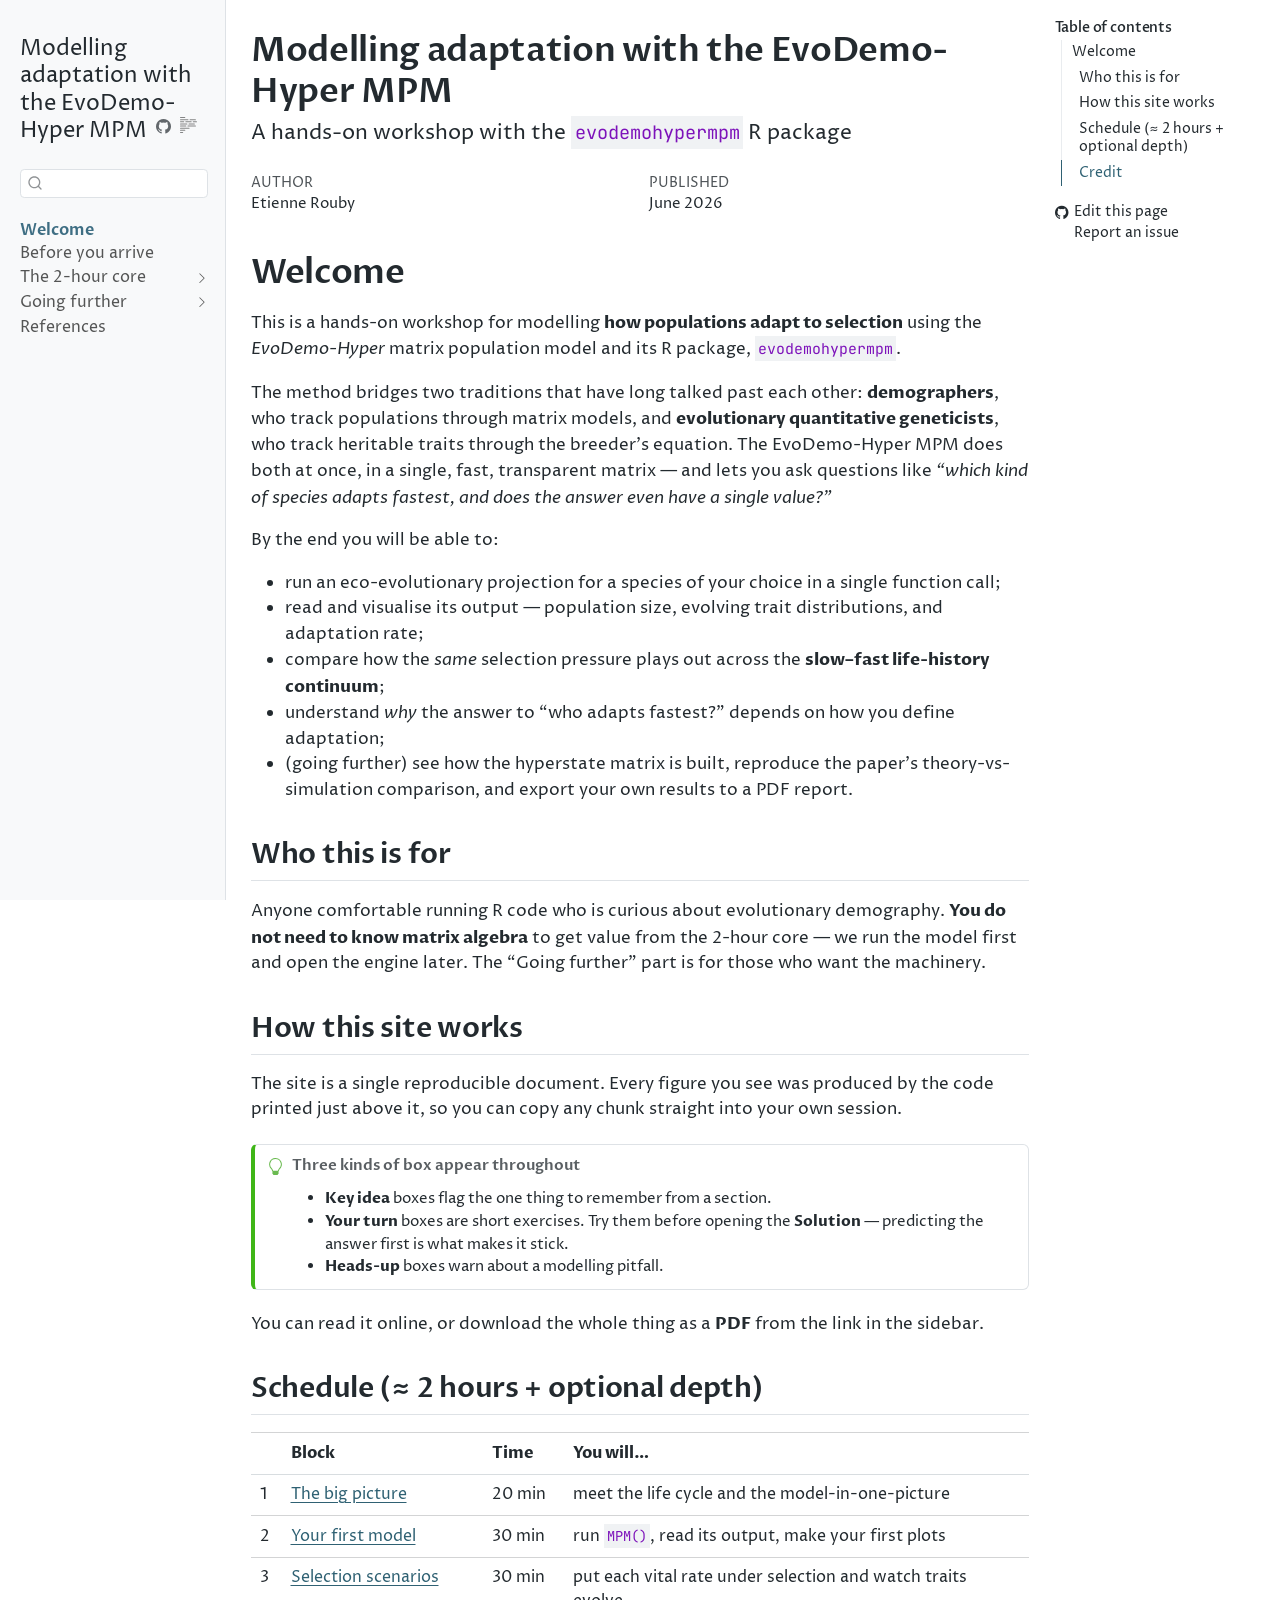
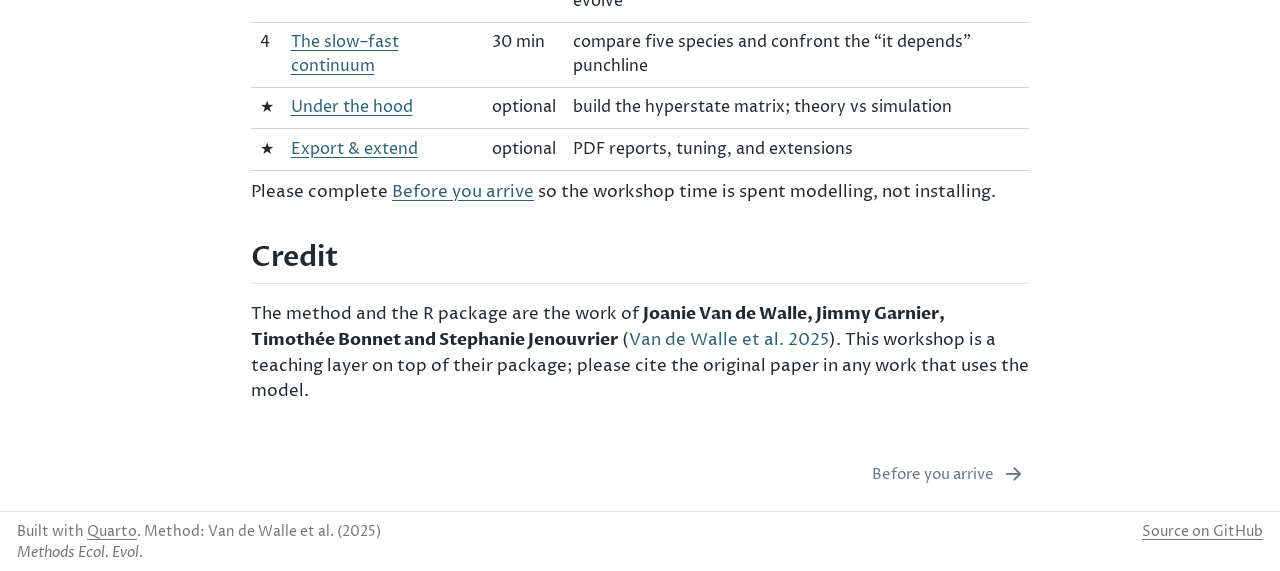
<file: index.html>
<!DOCTYPE html>
<html xmlns="http://www.w3.org/1999/xhtml" lang="en" xml:lang="en"><head>

<meta charset="utf-8">
<meta name="generator" content="quarto-1.9.38">

<meta name="viewport" content="width=device-width, initial-scale=1.0, user-scalable=yes">

<meta name="author" content="Etienne Rouby">

<title>Modelling adaptation with the EvoDemo-Hyper MPM</title>
<style>
/* Default styles provided by pandoc.
** See https://pandoc.org/MANUAL.html#variables-for-html for config info.
*/
code{white-space: pre-wrap;}
span.smallcaps{font-variant: small-caps;}
div.columns{display: flex; gap: min(4vw, 1.5em);}
div.column{flex: auto; overflow-x: auto;}
div.hanging-indent{margin-left: 1.5em; text-indent: -1.5em;}
ul.task-list{list-style: none;}
ul.task-list li input[type="checkbox"] {
  width: 0.8em;
  margin: 0 0.8em 0.2em -1em; /* quarto-specific, see https://github.com/quarto-dev/quarto-cli/issues/4556 */ 
  vertical-align: middle;
}
/* CSS for citations */
div.csl-bib-body { }
div.csl-entry {
  clear: both;
}
.hanging-indent div.csl-entry {
  margin-left:2em;
  text-indent:-2em;
}
div.csl-left-margin {
  min-width:2em;
  float:left;
}
div.csl-right-inline {
  margin-left:2em;
  padding-left:1em;
}
div.csl-indent {
  margin-left: 2em;
}</style>


<script src="site_libs/quarto-nav/quarto-nav.js"></script>
<script src="site_libs/quarto-nav/headroom.min.js"></script>
<script src="site_libs/clipboard/clipboard.min.js"></script>
<script src="site_libs/quarto-search/autocomplete.umd.js"></script>
<script src="site_libs/quarto-search/fuse.min.js"></script>
<script src="site_libs/quarto-search/quarto-search.js"></script>
<meta name="quarto:offset" content="./">
<link href="./setup.html" rel="next">
<script src="site_libs/quarto-html/quarto.js" type="module"></script>
<script src="site_libs/quarto-html/tabsets/tabsets.js" type="module"></script>
<script src="site_libs/quarto-html/popper.min.js"></script>
<script src="site_libs/quarto-html/tippy.umd.min.js"></script>
<script src="site_libs/quarto-html/anchor.min.js"></script>
<link href="site_libs/quarto-html/tippy.css" rel="stylesheet">
<link href="site_libs/quarto-html/quarto-syntax-highlighting-1138d466cb3842e747c5d9dd6b6db828.css" rel="stylesheet" id="quarto-text-highlighting-styles">
<script src="site_libs/bootstrap/bootstrap.min.js"></script>
<link href="site_libs/bootstrap/bootstrap-icons.css" rel="stylesheet">
<link href="site_libs/bootstrap/bootstrap-f058877861d3a63881fbd55b6d31f778.min.css" rel="stylesheet" append-hash="true" id="quarto-bootstrap" data-mode="light">
<script id="quarto-search-options" type="application/json">{
  "location": "sidebar",
  "copy-button": false,
  "collapse-after": 3,
  "panel-placement": "start",
  "type": "textbox",
  "limit": 50,
  "keyboard-shortcut": [
    "f",
    "/",
    "s"
  ],
  "show-item-context": false,
  "language": {
    "search-no-results-text": "No results",
    "search-matching-documents-text": "matching documents",
    "search-copy-link-title": "Copy link to search",
    "search-hide-matches-text": "Hide additional matches",
    "search-more-match-text": "more match in this document",
    "search-more-matches-text": "more matches in this document",
    "search-clear-button-title": "Clear",
    "search-text-placeholder": "",
    "search-detached-cancel-button-title": "Cancel",
    "search-submit-button-title": "Submit",
    "search-label": "Search"
  }
}</script>


</head>

<body class="nav-sidebar docked quarto-light">

<div id="quarto-search-results"></div>
  <header id="quarto-header" class="headroom fixed-top">
  <nav class="quarto-secondary-nav">
    <div class="container-fluid d-flex">
      <button type="button" class="quarto-btn-toggle btn" data-bs-toggle="collapse" role="button" data-bs-target=".quarto-sidebar-collapse-item" aria-controls="quarto-sidebar" aria-expanded="false" aria-label="Toggle sidebar navigation" onclick="if (window.quartoToggleHeadroom) { window.quartoToggleHeadroom(); }">
        <i class="bi bi-layout-text-sidebar-reverse"></i>
      </button>
        <nav class="quarto-page-breadcrumbs" aria-label="breadcrumb"><ol class="breadcrumb"><li class="breadcrumb-item"><a href="./index.html">Welcome</a></li></ol></nav>
        <a class="flex-grow-1" role="navigation" data-bs-toggle="collapse" data-bs-target=".quarto-sidebar-collapse-item" aria-controls="quarto-sidebar" aria-expanded="false" aria-label="Toggle sidebar navigation" onclick="if (window.quartoToggleHeadroom) { window.quartoToggleHeadroom(); }">      
        </a>
      <button type="button" class="btn quarto-search-button" aria-label="Search" onclick="window.quartoOpenSearch();">
        <i class="bi bi-search"></i>
      </button>
    </div>
  </nav>
</header>
<!-- content -->
<div id="quarto-content" class="quarto-container page-columns page-rows-contents page-layout-article">
<!-- sidebar -->
  <nav id="quarto-sidebar" class="sidebar collapse collapse-horizontal quarto-sidebar-collapse-item sidebar-navigation docked overflow-auto">
    <div class="pt-lg-2 mt-2 text-left sidebar-header">
    <div class="sidebar-title mb-0 py-0">
      <a href="./">Modelling adaptation with the EvoDemo-Hyper MPM</a> 
        <div class="sidebar-tools-main">
    <a href="https://github.com/USERNAME/evodemo-workshop" title="Source Code" class="quarto-navigation-tool px-1" aria-label="Source Code"><i class="bi bi-github"></i></a>
  <a href="" class="quarto-reader-toggle quarto-navigation-tool px-1" onclick="window.quartoToggleReader(); return false;" title="Toggle reader mode">
  <div class="quarto-reader-toggle-btn">
  <i class="bi"></i>
  </div>
</a>
</div>
    </div>
      </div>
        <div class="mt-2 flex-shrink-0 align-items-center">
        <div class="sidebar-search">
        <div id="quarto-search" class="" title="Search"></div>
        </div>
        </div>
    <div class="sidebar-menu-container"> 
    <ul class="list-unstyled mt-1">
        <li class="sidebar-item">
  <div class="sidebar-item-container"> 
  <a href="./index.html" class="sidebar-item-text sidebar-link active">
 <span class="menu-text">Welcome</span></a>
  </div>
</li>
        <li class="sidebar-item">
  <div class="sidebar-item-container"> 
  <a href="./setup.html" class="sidebar-item-text sidebar-link">
 <span class="menu-text">Before you arrive</span></a>
  </div>
</li>
        <li class="sidebar-item sidebar-item-section">
      <div class="sidebar-item-container"> 
            <a class="sidebar-item-text sidebar-link text-start collapsed" data-bs-toggle="collapse" data-bs-target="#quarto-sidebar-section-1" role="navigation" aria-expanded="false">
 <span class="menu-text">The 2-hour core</span></a>
          <a class="sidebar-item-toggle text-start collapsed" data-bs-toggle="collapse" data-bs-target="#quarto-sidebar-section-1" role="navigation" aria-expanded="false" aria-label="Toggle section">
            <i class="bi bi-chevron-right ms-2"></i>
          </a> 
      </div>
      <ul id="quarto-sidebar-section-1" class="collapse list-unstyled sidebar-section depth1 ">  
          <li class="sidebar-item">
  <div class="sidebar-item-container"> 
  <a href="./01-big-picture.html" class="sidebar-item-text sidebar-link">
 <span class="menu-text"><span class="chapter-number">1</span>&nbsp; <span class="chapter-title">The big picture</span></span></a>
  </div>
</li>
          <li class="sidebar-item">
  <div class="sidebar-item-container"> 
  <a href="./02-first-model.html" class="sidebar-item-text sidebar-link">
 <span class="menu-text"><span class="chapter-number">2</span>&nbsp; <span class="chapter-title">Your first model</span></span></a>
  </div>
</li>
          <li class="sidebar-item">
  <div class="sidebar-item-container"> 
  <a href="./03-selection-scenarios.html" class="sidebar-item-text sidebar-link">
 <span class="menu-text"><span class="chapter-number">3</span>&nbsp; <span class="chapter-title">Selection scenarios</span></span></a>
  </div>
</li>
          <li class="sidebar-item">
  <div class="sidebar-item-container"> 
  <a href="./04-slow-fast.html" class="sidebar-item-text sidebar-link">
 <span class="menu-text"><span class="chapter-number">4</span>&nbsp; <span class="chapter-title">The slow–fast continuum</span></span></a>
  </div>
</li>
      </ul>
  </li>
        <li class="sidebar-item sidebar-item-section">
      <div class="sidebar-item-container"> 
            <a class="sidebar-item-text sidebar-link text-start collapsed" data-bs-toggle="collapse" data-bs-target="#quarto-sidebar-section-2" role="navigation" aria-expanded="false">
 <span class="menu-text">Going further</span></a>
          <a class="sidebar-item-toggle text-start collapsed" data-bs-toggle="collapse" data-bs-target="#quarto-sidebar-section-2" role="navigation" aria-expanded="false" aria-label="Toggle section">
            <i class="bi bi-chevron-right ms-2"></i>
          </a> 
      </div>
      <ul id="quarto-sidebar-section-2" class="collapse list-unstyled sidebar-section depth1 ">  
          <li class="sidebar-item">
  <div class="sidebar-item-container"> 
  <a href="./05-under-the-hood.html" class="sidebar-item-text sidebar-link">
 <span class="menu-text"><span class="chapter-number">5</span>&nbsp; <span class="chapter-title">Under the hood</span></span></a>
  </div>
</li>
          <li class="sidebar-item">
  <div class="sidebar-item-container"> 
  <a href="./06-export-and-extend.html" class="sidebar-item-text sidebar-link">
 <span class="menu-text"><span class="chapter-number">6</span>&nbsp; <span class="chapter-title">Export &amp; extend</span></span></a>
  </div>
</li>
      </ul>
  </li>
        <li class="sidebar-item">
  <div class="sidebar-item-container"> 
  <a href="./references.html" class="sidebar-item-text sidebar-link">
 <span class="menu-text">References</span></a>
  </div>
</li>
    </ul>
    </div>
</nav>
<div id="quarto-sidebar-glass" class="quarto-sidebar-collapse-item" data-bs-toggle="collapse" data-bs-target=".quarto-sidebar-collapse-item"></div>
<!-- margin-sidebar -->
    <div id="quarto-margin-sidebar" class="sidebar margin-sidebar">
        <nav id="TOC" role="doc-toc" class="toc-active">
    <h2 id="toc-title">Table of contents</h2>
   
  <ul>
  <li><a href="#welcome" id="toc-welcome" class="nav-link active" data-scroll-target="#welcome">Welcome</a>
  <ul class="collapse">
  <li><a href="#who-this-is-for" id="toc-who-this-is-for" class="nav-link" data-scroll-target="#who-this-is-for">Who this is for</a></li>
  <li><a href="#how-this-site-works" id="toc-how-this-site-works" class="nav-link" data-scroll-target="#how-this-site-works">How this site works</a></li>
  <li><a href="#schedule-2-hours-optional-depth" id="toc-schedule-2-hours-optional-depth" class="nav-link" data-scroll-target="#schedule-2-hours-optional-depth">Schedule (≈ 2 hours + optional depth)</a></li>
  <li><a href="#credit" id="toc-credit" class="nav-link" data-scroll-target="#credit">Credit</a></li>
  </ul></li>
  </ul>
<div class="toc-actions"><ul><li><a href="https://github.com/USERNAME/evodemo-workshop/edit/main/index.qmd" class="toc-action"><i class="bi bi-github"></i>Edit this page</a></li><li><a href="https://github.com/USERNAME/evodemo-workshop/issues/new" class="toc-action"><i class="bi empty"></i>Report an issue</a></li></ul></div></nav>
    </div>
<!-- main -->
<main class="content" id="quarto-document-content">

<header id="title-block-header" class="quarto-title-block default">
<div class="quarto-title">
<h1 class="title">Modelling adaptation with the EvoDemo-Hyper MPM</h1>
<p class="subtitle lead">A hands-on workshop with the <code>evodemohypermpm</code> R package</p>
</div>



<div class="quarto-title-meta">

    <div>
    <div class="quarto-title-meta-heading">Author</div>
    <div class="quarto-title-meta-contents">
             <p>Etienne Rouby </p>
          </div>
  </div>
    
    <div>
    <div class="quarto-title-meta-heading">Published</div>
    <div class="quarto-title-meta-contents">
      <p class="date">June 2026</p>
    </div>
  </div>
  
    
  </div>
  


</header>


<section id="welcome" class="level1 unnumbered">
<h1 class="unnumbered">Welcome</h1>
<p>This is a hands-on workshop for modelling <strong>how populations adapt to selection</strong> using the <em>EvoDemo-Hyper</em> matrix population model and its R package, <strong><code>evodemohypermpm</code></strong>.</p>
<p>The method bridges two traditions that have long talked past each other: <strong>demographers</strong>, who track populations through matrix models, and <strong>evolutionary quantitative geneticists</strong>, who track heritable traits through the breeder’s equation. The EvoDemo-Hyper MPM does both at once, in a single, fast, transparent matrix — and lets you ask questions like <em>“which kind of species adapts fastest, and does the answer even have a single value?”</em></p>
<p>By the end you will be able to:</p>
<ul>
<li>run an eco-evolutionary projection for a species of your choice in a single function call;</li>
<li>read and visualise its output — population size, evolving trait distributions, and adaptation rate;</li>
<li>compare how the <em>same</em> selection pressure plays out across the <strong>slow–fast life-history continuum</strong>;</li>
<li>understand <em>why</em> the answer to “who adapts fastest?” depends on how you define adaptation;</li>
<li>(going further) see how the hyperstate matrix is built, reproduce the paper’s theory-vs-simulation comparison, and export your own results to a PDF report.</li>
</ul>
<section id="who-this-is-for" class="level2">
<h2 class="anchored" data-anchor-id="who-this-is-for">Who this is for</h2>
<p>Anyone comfortable running R code who is curious about evolutionary demography. <strong>You do not need to know matrix algebra</strong> to get value from the 2-hour core — we run the model first and open the engine later. The “Going further” part is for those who want the machinery.</p>
</section>
<section id="how-this-site-works" class="level2">
<h2 class="anchored" data-anchor-id="how-this-site-works">How this site works</h2>
<p>The site is a single reproducible document. Every figure you see was produced by the code printed just above it, so you can copy any chunk straight into your own session.</p>
<div class="callout callout-style-simple callout-tip callout-titled" title="Three kinds of box appear throughout">
<div class="callout-header d-flex align-content-center">
<div class="callout-icon-container">
<i class="callout-icon"></i>
</div>
<div class="callout-title-container flex-fill">
<span class="screen-reader-only">Tip</span>Three kinds of box appear throughout
</div>
</div>
<div class="callout-body-container callout-body">
<ul>
<li><strong>Key idea</strong> boxes flag the one thing to remember from a section.</li>
<li><strong>Your turn</strong> boxes are short exercises. Try them before opening the <strong>Solution</strong> — predicting the answer first is what makes it stick.</li>
<li><strong>Heads-up</strong> boxes warn about a modelling pitfall.</li>
</ul>
</div>
</div>
<p>You can read it online, or download the whole thing as a <strong>PDF</strong> from the link in the sidebar.</p>
</section>
<section id="schedule-2-hours-optional-depth" class="level2">
<h2 class="anchored" data-anchor-id="schedule-2-hours-optional-depth">Schedule (≈ 2 hours + optional depth)</h2>
<table class="caption-top table">
<thead>
<tr class="header">
<th></th>
<th>Block</th>
<th>Time</th>
<th>You will…</th>
</tr>
</thead>
<tbody>
<tr class="odd">
<td>1</td>
<td><a href="./01-big-picture.html">The big picture</a></td>
<td>20 min</td>
<td>meet the life cycle and the model-in-one-picture</td>
</tr>
<tr class="even">
<td>2</td>
<td><a href="./02-first-model.html">Your first model</a></td>
<td>30 min</td>
<td>run <code>MPM()</code>, read its output, make your first plots</td>
</tr>
<tr class="odd">
<td>3</td>
<td><a href="./03-selection-scenarios.html">Selection scenarios</a></td>
<td>30 min</td>
<td>put each vital rate under selection and watch traits evolve</td>
</tr>
<tr class="even">
<td>4</td>
<td><a href="./04-slow-fast.html">The slow–fast continuum</a></td>
<td>30 min</td>
<td>compare five species and confront the “it depends” punchline</td>
</tr>
<tr class="odd">
<td>★</td>
<td><a href="./05-under-the-hood.html">Under the hood</a></td>
<td>optional</td>
<td>build the hyperstate matrix; theory vs simulation</td>
</tr>
<tr class="even">
<td>★</td>
<td><a href="./06-export-and-extend.html">Export &amp; extend</a></td>
<td>optional</td>
<td>PDF reports, tuning, and extensions</td>
</tr>
</tbody>
</table>
<p>Please complete <strong><a href="./setup.html">Before you arrive</a></strong> so the workshop time is spent modelling, not installing.</p>
</section>
<section id="credit" class="level2">
<h2 class="anchored" data-anchor-id="credit">Credit</h2>
<p>The method and the R package are the work of <strong>Joanie Van de Walle, Jimmy Garnier, Timothée Bonnet and Stephanie Jenouvrier</strong> <span class="citation" data-cites="vandewalle2025">(<a href="references.html#ref-vandewalle2025" role="doc-biblioref">Van de Walle et al. 2025</a>)</span>. This workshop is a teaching layer on top of their package; please cite the original paper in any work that uses the model.</p>


<div id="refs" class="references csl-bib-body hanging-indent" role="list" style="display: none">
<div id="ref-vandewalle2025" class="csl-entry" role="listitem">
Van de Walle, Joanie, Jimmy Garnier, Timothée Bonnet, and Stephanie Jenouvrier. 2025. <span>“Toward a Unified Approach to Modelling Adaptation Among Demographers and Evolutionary Ecologists.”</span> <em>Methods in Ecology and Evolution</em> 16 (8): 1644–57. <a href="https://doi.org/10.1111/2041-210X.70075">https://doi.org/10.1111/2041-210X.70075</a>.
</div>
</div>
</section>
</section>

</main> <!-- /main -->
<script id="quarto-html-after-body" type="application/javascript">
  window.document.addEventListener("DOMContentLoaded", function (event) {
    const icon = "";
    const anchorJS = new window.AnchorJS();
    anchorJS.options = {
      placement: 'right',
      icon: icon
    };
    anchorJS.add('.anchored');
    const isCodeAnnotation = (el) => {
      for (const clz of el.classList) {
        if (clz.startsWith('code-annotation-')) {                     
          return true;
        }
      }
      return false;
    }
    const onCopySuccess = function(e) {
      // button target
      const button = e.trigger;
      // don't keep focus
      button.blur();
      // flash "checked"
      button.classList.add('code-copy-button-checked');
      var currentTitle = button.getAttribute("title");
      button.setAttribute("title", "Copied!");
      let tooltip;
      if (window.bootstrap) {
        button.setAttribute("data-bs-toggle", "tooltip");
        button.setAttribute("data-bs-placement", "left");
        button.setAttribute("data-bs-title", "Copied!");
        tooltip = new bootstrap.Tooltip(button, 
          { trigger: "manual", 
            customClass: "code-copy-button-tooltip",
            offset: [0, -8]});
        tooltip.show();    
      }
      setTimeout(function() {
        if (tooltip) {
          tooltip.hide();
          button.removeAttribute("data-bs-title");
          button.removeAttribute("data-bs-toggle");
          button.removeAttribute("data-bs-placement");
        }
        button.setAttribute("title", currentTitle);
        button.classList.remove('code-copy-button-checked');
      }, 1000);
      // clear code selection
      e.clearSelection();
    }
    const getTextToCopy = function(trigger) {
      const outerScaffold = trigger.parentElement.cloneNode(true);
      const codeEl = outerScaffold.querySelector('code');
      for (const childEl of codeEl.children) {
        if (isCodeAnnotation(childEl)) {
          childEl.remove();
        }
      }
      return codeEl.innerText;
    }
    const clipboard = new window.ClipboardJS('.code-copy-button:not([data-in-quarto-modal])', {
      text: getTextToCopy
    });
    clipboard.on('success', onCopySuccess);
    if (window.document.getElementById('quarto-embedded-source-code-modal')) {
      const clipboardModal = new window.ClipboardJS('.code-copy-button[data-in-quarto-modal]', {
        text: getTextToCopy,
        container: window.document.getElementById('quarto-embedded-source-code-modal')
      });
      clipboardModal.on('success', onCopySuccess);
    }
      var localhostRegex = new RegExp(/^(?:http|https):\/\/localhost\:?[0-9]*\//);
      var mailtoRegex = new RegExp(/^mailto:/);
        var filterRegex = new RegExp('/' + window.location.host + '/');
      var isInternal = (href) => {
          return filterRegex.test(href) || localhostRegex.test(href) || mailtoRegex.test(href);
      }
      // Inspect non-navigation links and adorn them if external
     var links = window.document.querySelectorAll('a[href]:not(.nav-link):not(.navbar-brand):not(.toc-action):not(.sidebar-link):not(.sidebar-item-toggle):not(.pagination-link):not(.no-external):not([aria-hidden]):not(.dropdown-item):not(.quarto-navigation-tool):not(.about-link)');
      for (var i=0; i<links.length; i++) {
        const link = links[i];
        if (!isInternal(link.href)) {
          // undo the damage that might have been done by quarto-nav.js in the case of
          // links that we want to consider external
          if (link.dataset.originalHref !== undefined) {
            link.href = link.dataset.originalHref;
          }
        }
      }
    function tippyHover(el, contentFn, onTriggerFn, onUntriggerFn) {
      const config = {
        allowHTML: true,
        maxWidth: 500,
        delay: 100,
        arrow: false,
        appendTo: function(el) {
            return el.parentElement;
        },
        interactive: true,
        interactiveBorder: 10,
        theme: 'quarto',
        placement: 'bottom-start',
      };
      if (contentFn) {
        config.content = contentFn;
      }
      if (onTriggerFn) {
        config.onTrigger = onTriggerFn;
      }
      if (onUntriggerFn) {
        config.onUntrigger = onUntriggerFn;
      }
      window.tippy(el, config); 
    }
    const noterefs = window.document.querySelectorAll('a[role="doc-noteref"]');
    for (var i=0; i<noterefs.length; i++) {
      const ref = noterefs[i];
      tippyHover(ref, function() {
        // use id or data attribute instead here
        let href = ref.getAttribute('data-footnote-href') || ref.getAttribute('href');
        try { href = new URL(href).hash; } catch {}
        const id = href.replace(/^#\/?/, "");
        const note = window.document.getElementById(id);
        if (note) {
          return note.innerHTML;
        } else {
          return "";
        }
      });
    }
    const xrefs = window.document.querySelectorAll('a.quarto-xref');
    const processXRef = (id, note) => {
      // Strip column container classes
      const stripColumnClz = (el) => {
        el.classList.remove("page-full", "page-columns");
        if (el.children) {
          for (const child of el.children) {
            stripColumnClz(child);
          }
        }
      }
      stripColumnClz(note)
      if (id === null || id.startsWith('sec-')) {
        // Special case sections, only their first couple elements
        const container = document.createElement("div");
        if (note.children && note.children.length > 2) {
          container.appendChild(note.children[0].cloneNode(true));
          for (let i = 1; i < note.children.length; i++) {
            const child = note.children[i];
            if (child.tagName === "P" && child.innerText === "") {
              continue;
            } else {
              container.appendChild(child.cloneNode(true));
              break;
            }
          }
          if (window.Quarto?.typesetMath) {
            window.Quarto.typesetMath(container);
          }
          return container.innerHTML
        } else {
          if (window.Quarto?.typesetMath) {
            window.Quarto.typesetMath(note);
          }
          return note.innerHTML;
        }
      } else {
        // Remove any anchor links if they are present
        const anchorLink = note.querySelector('a.anchorjs-link');
        if (anchorLink) {
          anchorLink.remove();
        }
        if (window.Quarto?.typesetMath) {
          window.Quarto.typesetMath(note);
        }
        if (note.classList.contains("callout")) {
          return note.outerHTML;
        } else {
          return note.innerHTML;
        }
      }
    }
    for (var i=0; i<xrefs.length; i++) {
      const xref = xrefs[i];
      tippyHover(xref, undefined, function(instance) {
        instance.disable();
        let url = xref.getAttribute('href');
        let hash = undefined; 
        if (url.startsWith('#')) {
          hash = url;
        } else {
          try { hash = new URL(url).hash; } catch {}
        }
        if (hash) {
          const id = hash.replace(/^#\/?/, "");
          const note = window.document.getElementById(id);
          if (note !== null) {
            try {
              const html = processXRef(id, note.cloneNode(true));
              instance.setContent(html);
            } finally {
              instance.enable();
              instance.show();
            }
          } else {
            // See if we can fetch this
            fetch(url.split('#')[0])
            .then(res => res.text())
            .then(html => {
              const parser = new DOMParser();
              const htmlDoc = parser.parseFromString(html, "text/html");
              const note = htmlDoc.getElementById(id);
              if (note !== null) {
                const html = processXRef(id, note);
                instance.setContent(html);
              } 
            }).finally(() => {
              instance.enable();
              instance.show();
            });
          }
        } else {
          // See if we can fetch a full url (with no hash to target)
          // This is a special case and we should probably do some content thinning / targeting
          fetch(url)
          .then(res => res.text())
          .then(html => {
            const parser = new DOMParser();
            const htmlDoc = parser.parseFromString(html, "text/html");
            const note = htmlDoc.querySelector('main.content');
            if (note !== null) {
              // This should only happen for chapter cross references
              // (since there is no id in the URL)
              // remove the first header
              if (note.children.length > 0 && note.children[0].tagName === "HEADER") {
                note.children[0].remove();
              }
              const html = processXRef(null, note);
              instance.setContent(html);
            } 
          }).finally(() => {
            instance.enable();
            instance.show();
          });
        }
      }, function(instance) {
      });
    }
        let selectedAnnoteEl;
        const selectorForAnnotation = ( cell, annotation) => {
          let cellAttr = 'data-code-cell="' + cell + '"';
          let lineAttr = 'data-code-annotation="' +  annotation + '"';
          const selector = 'span[' + cellAttr + '][' + lineAttr + ']';
          return selector;
        }
        const selectCodeLines = (annoteEl) => {
          const doc = window.document;
          const targetCell = annoteEl.getAttribute("data-target-cell");
          const targetAnnotation = annoteEl.getAttribute("data-target-annotation");
          const annoteSpan = window.document.querySelector(selectorForAnnotation(targetCell, targetAnnotation));
          const lines = annoteSpan.getAttribute("data-code-lines").split(",");
          const lineIds = lines.map((line) => {
            return targetCell + "-" + line;
          })
          let top = null;
          let height = null;
          let parent = null;
          if (lineIds.length > 0) {
              //compute the position of the single el (top and bottom and make a div)
              const el = window.document.getElementById(lineIds[0]);
              top = el.offsetTop;
              height = el.offsetHeight;
              parent = el.parentElement.parentElement;
            if (lineIds.length > 1) {
              const lastEl = window.document.getElementById(lineIds[lineIds.length - 1]);
              const bottom = lastEl.offsetTop + lastEl.offsetHeight;
              height = bottom - top;
            }
            if (top !== null && height !== null && parent !== null) {
              // cook up a div (if necessary) and position it 
              let div = window.document.getElementById("code-annotation-line-highlight");
              if (div === null) {
                div = window.document.createElement("div");
                div.setAttribute("id", "code-annotation-line-highlight");
                div.style.position = 'absolute';
                parent.appendChild(div);
              }
              div.style.top = top - 2 + "px";
              div.style.height = height + 4 + "px";
              div.style.left = 0;
              let gutterDiv = window.document.getElementById("code-annotation-line-highlight-gutter");
              if (gutterDiv === null) {
                gutterDiv = window.document.createElement("div");
                gutterDiv.setAttribute("id", "code-annotation-line-highlight-gutter");
                gutterDiv.style.position = 'absolute';
                const codeCell = window.document.getElementById(targetCell);
                const gutter = codeCell.querySelector('.code-annotation-gutter');
                gutter.appendChild(gutterDiv);
              }
              gutterDiv.style.top = top - 2 + "px";
              gutterDiv.style.height = height + 4 + "px";
            }
            selectedAnnoteEl = annoteEl;
          }
        };
        const unselectCodeLines = () => {
          const elementsIds = ["code-annotation-line-highlight", "code-annotation-line-highlight-gutter"];
          elementsIds.forEach((elId) => {
            const div = window.document.getElementById(elId);
            if (div) {
              div.remove();
            }
          });
          selectedAnnoteEl = undefined;
        };
          // Handle positioning of the toggle
      window.addEventListener(
        "resize",
        throttle(() => {
          elRect = undefined;
          if (selectedAnnoteEl) {
            selectCodeLines(selectedAnnoteEl);
          }
        }, 10)
      );
      function throttle(fn, ms) {
      let throttle = false;
      let timer;
        return (...args) => {
          if(!throttle) { // first call gets through
              fn.apply(this, args);
              throttle = true;
          } else { // all the others get throttled
              if(timer) clearTimeout(timer); // cancel #2
              timer = setTimeout(() => {
                fn.apply(this, args);
                timer = throttle = false;
              }, ms);
          }
        };
      }
        // Attach click handler to the DT
        const annoteDls = window.document.querySelectorAll('dt[data-target-cell]');
        for (const annoteDlNode of annoteDls) {
          annoteDlNode.addEventListener('click', (event) => {
            const clickedEl = event.target;
            if (clickedEl !== selectedAnnoteEl) {
              unselectCodeLines();
              const activeEl = window.document.querySelector('dt[data-target-cell].code-annotation-active');
              if (activeEl) {
                activeEl.classList.remove('code-annotation-active');
              }
              selectCodeLines(clickedEl);
              clickedEl.classList.add('code-annotation-active');
            } else {
              // Unselect the line
              unselectCodeLines();
              clickedEl.classList.remove('code-annotation-active');
            }
          });
        }
    const findCites = (el) => {
      const parentEl = el.parentElement;
      if (parentEl) {
        const cites = parentEl.dataset.cites;
        if (cites) {
          return {
            el,
            cites: cites.split(' ')
          };
        } else {
          return findCites(el.parentElement)
        }
      } else {
        return undefined;
      }
    };
    var bibliorefs = window.document.querySelectorAll('a[role="doc-biblioref"]');
    for (var i=0; i<bibliorefs.length; i++) {
      const ref = bibliorefs[i];
      const citeInfo = findCites(ref);
      if (citeInfo) {
        tippyHover(citeInfo.el, function() {
          var popup = window.document.createElement('div');
          citeInfo.cites.forEach(function(cite) {
            var citeDiv = window.document.createElement('div');
            citeDiv.classList.add('hanging-indent');
            citeDiv.classList.add('csl-entry');
            var biblioDiv = window.document.getElementById('ref-' + cite);
            if (biblioDiv) {
              citeDiv.innerHTML = biblioDiv.innerHTML;
            }
            popup.appendChild(citeDiv);
          });
          return popup.innerHTML;
        });
      }
    }
  });
  </script>
<nav class="page-navigation">
  <div class="nav-page nav-page-previous">
  </div>
  <div class="nav-page nav-page-next">
      <a href="./setup.html" class="pagination-link" aria-label="Before you arrive">
        <span class="nav-page-text">Before you arrive</span> <i class="bi bi-arrow-right-short"></i>
      </a>
  </div>
</nav>
</div> <!-- /content -->
<footer class="footer">
  <div class="nav-footer">
    <div class="nav-footer-left">
<p>Built with <a href="https://quarto.org">Quarto</a>. Method: Van de Walle et al.&nbsp;(2025) <em>Methods Ecol. Evol.</em></p>
</div>   
    <div class="nav-footer-center">
      &nbsp;
    <div class="toc-actions d-sm-block d-md-none"><ul><li><a href="https://github.com/USERNAME/evodemo-workshop/edit/main/index.qmd" class="toc-action"><i class="bi bi-github"></i>Edit this page</a></li><li><a href="https://github.com/USERNAME/evodemo-workshop/issues/new" class="toc-action"><i class="bi empty"></i>Report an issue</a></li></ul></div></div>
    <div class="nav-footer-right">
<p><a href="https://github.com/USERNAME/evodemo-workshop">Source on GitHub</a></p>
</div>
  </div>
</footer>




</body></html>
</file>
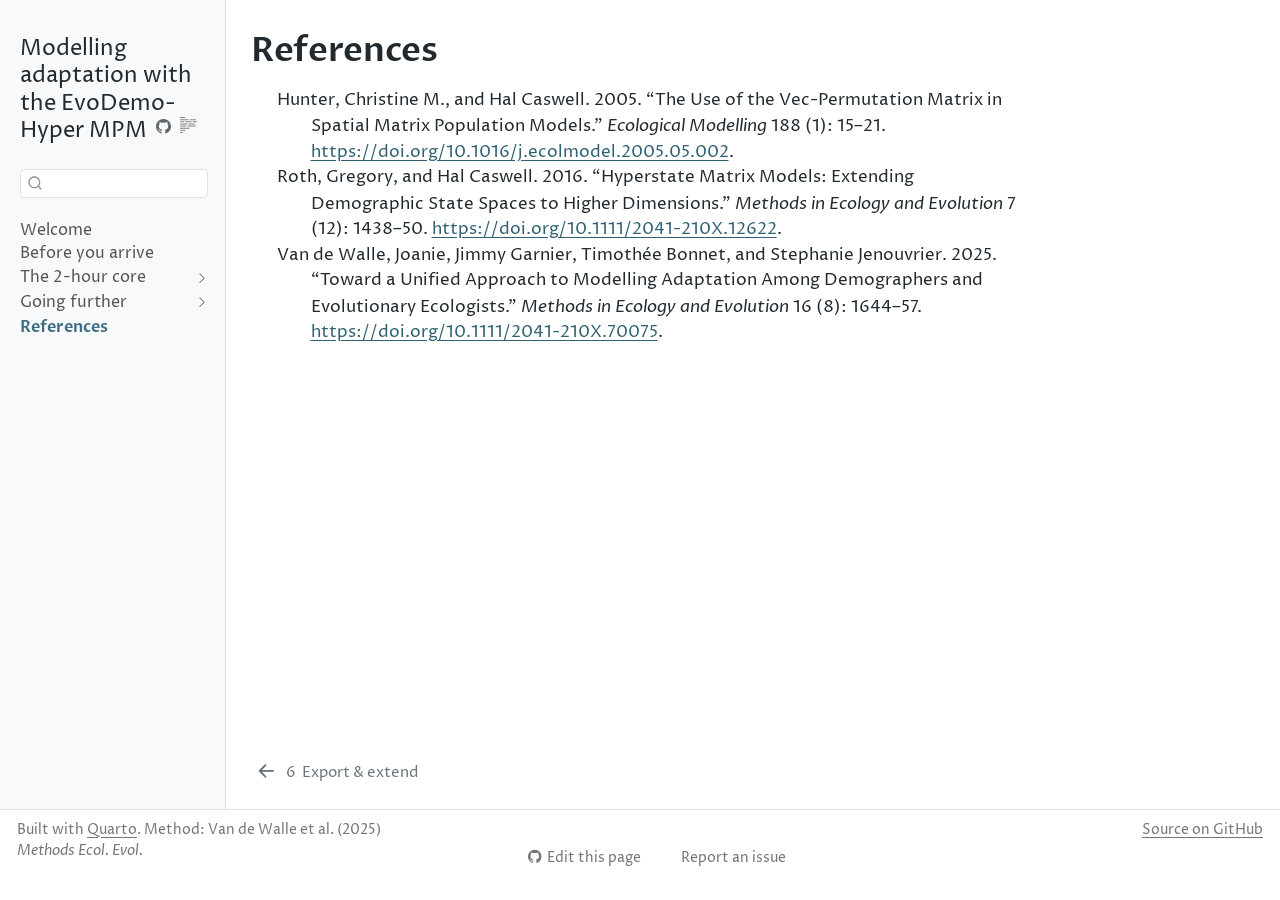
<file: references.html>
<!DOCTYPE html>
<html xmlns="http://www.w3.org/1999/xhtml" lang="en" xml:lang="en"><head>

<meta charset="utf-8">
<meta name="generator" content="quarto-1.9.38">

<meta name="viewport" content="width=device-width, initial-scale=1.0, user-scalable=yes">


<title>References – Modelling adaptation with the EvoDemo-Hyper MPM</title>
<style>
/* Default styles provided by pandoc.
** See https://pandoc.org/MANUAL.html#variables-for-html for config info.
*/
code{white-space: pre-wrap;}
span.smallcaps{font-variant: small-caps;}
div.columns{display: flex; gap: min(4vw, 1.5em);}
div.column{flex: auto; overflow-x: auto;}
div.hanging-indent{margin-left: 1.5em; text-indent: -1.5em;}
ul.task-list{list-style: none;}
ul.task-list li input[type="checkbox"] {
  width: 0.8em;
  margin: 0 0.8em 0.2em -1em; /* quarto-specific, see https://github.com/quarto-dev/quarto-cli/issues/4556 */ 
  vertical-align: middle;
}
/* CSS for citations */
div.csl-bib-body { }
div.csl-entry {
  clear: both;
}
.hanging-indent div.csl-entry {
  margin-left:2em;
  text-indent:-2em;
}
div.csl-left-margin {
  min-width:2em;
  float:left;
}
div.csl-right-inline {
  margin-left:2em;
  padding-left:1em;
}
div.csl-indent {
  margin-left: 2em;
}</style>


<script src="site_libs/quarto-nav/quarto-nav.js"></script>
<script src="site_libs/quarto-nav/headroom.min.js"></script>
<script src="site_libs/clipboard/clipboard.min.js"></script>
<script src="site_libs/quarto-search/autocomplete.umd.js"></script>
<script src="site_libs/quarto-search/fuse.min.js"></script>
<script src="site_libs/quarto-search/quarto-search.js"></script>
<meta name="quarto:offset" content="./">
<link href="./06-export-and-extend.html" rel="prev">
<script src="site_libs/quarto-html/quarto.js" type="module"></script>
<script src="site_libs/quarto-html/tabsets/tabsets.js" type="module"></script>
<script src="site_libs/quarto-html/popper.min.js"></script>
<script src="site_libs/quarto-html/tippy.umd.min.js"></script>
<script src="site_libs/quarto-html/anchor.min.js"></script>
<link href="site_libs/quarto-html/tippy.css" rel="stylesheet">
<link href="site_libs/quarto-html/quarto-syntax-highlighting-1138d466cb3842e747c5d9dd6b6db828.css" rel="stylesheet" id="quarto-text-highlighting-styles">
<script src="site_libs/bootstrap/bootstrap.min.js"></script>
<link href="site_libs/bootstrap/bootstrap-icons.css" rel="stylesheet">
<link href="site_libs/bootstrap/bootstrap-f058877861d3a63881fbd55b6d31f778.min.css" rel="stylesheet" append-hash="true" id="quarto-bootstrap" data-mode="light">
<script id="quarto-search-options" type="application/json">{
  "location": "sidebar",
  "copy-button": false,
  "collapse-after": 3,
  "panel-placement": "start",
  "type": "textbox",
  "limit": 50,
  "keyboard-shortcut": [
    "f",
    "/",
    "s"
  ],
  "show-item-context": false,
  "language": {
    "search-no-results-text": "No results",
    "search-matching-documents-text": "matching documents",
    "search-copy-link-title": "Copy link to search",
    "search-hide-matches-text": "Hide additional matches",
    "search-more-match-text": "more match in this document",
    "search-more-matches-text": "more matches in this document",
    "search-clear-button-title": "Clear",
    "search-text-placeholder": "",
    "search-detached-cancel-button-title": "Cancel",
    "search-submit-button-title": "Submit",
    "search-label": "Search"
  }
}</script>


</head>

<body class="nav-sidebar docked quarto-light">

<div id="quarto-search-results"></div>
  <header id="quarto-header" class="headroom fixed-top">
  <nav class="quarto-secondary-nav">
    <div class="container-fluid d-flex">
      <button type="button" class="quarto-btn-toggle btn" data-bs-toggle="collapse" role="button" data-bs-target=".quarto-sidebar-collapse-item" aria-controls="quarto-sidebar" aria-expanded="false" aria-label="Toggle sidebar navigation" onclick="if (window.quartoToggleHeadroom) { window.quartoToggleHeadroom(); }">
        <i class="bi bi-layout-text-sidebar-reverse"></i>
      </button>
        <nav class="quarto-page-breadcrumbs" aria-label="breadcrumb"><ol class="breadcrumb"><li class="breadcrumb-item"><a href="./references.html">References</a></li></ol></nav>
        <a class="flex-grow-1" role="navigation" data-bs-toggle="collapse" data-bs-target=".quarto-sidebar-collapse-item" aria-controls="quarto-sidebar" aria-expanded="false" aria-label="Toggle sidebar navigation" onclick="if (window.quartoToggleHeadroom) { window.quartoToggleHeadroom(); }">      
        </a>
      <button type="button" class="btn quarto-search-button" aria-label="Search" onclick="window.quartoOpenSearch();">
        <i class="bi bi-search"></i>
      </button>
    </div>
  </nav>
</header>
<!-- content -->
<div id="quarto-content" class="quarto-container page-columns page-rows-contents page-layout-article">
<!-- sidebar -->
  <nav id="quarto-sidebar" class="sidebar collapse collapse-horizontal quarto-sidebar-collapse-item sidebar-navigation docked overflow-auto">
    <div class="pt-lg-2 mt-2 text-left sidebar-header">
    <div class="sidebar-title mb-0 py-0">
      <a href="./">Modelling adaptation with the EvoDemo-Hyper MPM</a> 
        <div class="sidebar-tools-main">
    <a href="https://github.com/USERNAME/evodemo-workshop" title="Source Code" class="quarto-navigation-tool px-1" aria-label="Source Code"><i class="bi bi-github"></i></a>
  <a href="" class="quarto-reader-toggle quarto-navigation-tool px-1" onclick="window.quartoToggleReader(); return false;" title="Toggle reader mode">
  <div class="quarto-reader-toggle-btn">
  <i class="bi"></i>
  </div>
</a>
</div>
    </div>
      </div>
        <div class="mt-2 flex-shrink-0 align-items-center">
        <div class="sidebar-search">
        <div id="quarto-search" class="" title="Search"></div>
        </div>
        </div>
    <div class="sidebar-menu-container"> 
    <ul class="list-unstyled mt-1">
        <li class="sidebar-item">
  <div class="sidebar-item-container"> 
  <a href="./index.html" class="sidebar-item-text sidebar-link">
 <span class="menu-text">Welcome</span></a>
  </div>
</li>
        <li class="sidebar-item">
  <div class="sidebar-item-container"> 
  <a href="./setup.html" class="sidebar-item-text sidebar-link">
 <span class="menu-text">Before you arrive</span></a>
  </div>
</li>
        <li class="sidebar-item sidebar-item-section">
      <div class="sidebar-item-container"> 
            <a class="sidebar-item-text sidebar-link text-start collapsed" data-bs-toggle="collapse" data-bs-target="#quarto-sidebar-section-1" role="navigation" aria-expanded="false">
 <span class="menu-text">The 2-hour core</span></a>
          <a class="sidebar-item-toggle text-start collapsed" data-bs-toggle="collapse" data-bs-target="#quarto-sidebar-section-1" role="navigation" aria-expanded="false" aria-label="Toggle section">
            <i class="bi bi-chevron-right ms-2"></i>
          </a> 
      </div>
      <ul id="quarto-sidebar-section-1" class="collapse list-unstyled sidebar-section depth1 ">  
          <li class="sidebar-item">
  <div class="sidebar-item-container"> 
  <a href="./01-big-picture.html" class="sidebar-item-text sidebar-link">
 <span class="menu-text"><span class="chapter-number">1</span>&nbsp; <span class="chapter-title">The big picture</span></span></a>
  </div>
</li>
          <li class="sidebar-item">
  <div class="sidebar-item-container"> 
  <a href="./02-first-model.html" class="sidebar-item-text sidebar-link">
 <span class="menu-text"><span class="chapter-number">2</span>&nbsp; <span class="chapter-title">Your first model</span></span></a>
  </div>
</li>
          <li class="sidebar-item">
  <div class="sidebar-item-container"> 
  <a href="./03-selection-scenarios.html" class="sidebar-item-text sidebar-link">
 <span class="menu-text"><span class="chapter-number">3</span>&nbsp; <span class="chapter-title">Selection scenarios</span></span></a>
  </div>
</li>
          <li class="sidebar-item">
  <div class="sidebar-item-container"> 
  <a href="./04-slow-fast.html" class="sidebar-item-text sidebar-link">
 <span class="menu-text"><span class="chapter-number">4</span>&nbsp; <span class="chapter-title">The slow–fast continuum</span></span></a>
  </div>
</li>
      </ul>
  </li>
        <li class="sidebar-item sidebar-item-section">
      <div class="sidebar-item-container"> 
            <a class="sidebar-item-text sidebar-link text-start collapsed" data-bs-toggle="collapse" data-bs-target="#quarto-sidebar-section-2" role="navigation" aria-expanded="false">
 <span class="menu-text">Going further</span></a>
          <a class="sidebar-item-toggle text-start collapsed" data-bs-toggle="collapse" data-bs-target="#quarto-sidebar-section-2" role="navigation" aria-expanded="false" aria-label="Toggle section">
            <i class="bi bi-chevron-right ms-2"></i>
          </a> 
      </div>
      <ul id="quarto-sidebar-section-2" class="collapse list-unstyled sidebar-section depth1 ">  
          <li class="sidebar-item">
  <div class="sidebar-item-container"> 
  <a href="./05-under-the-hood.html" class="sidebar-item-text sidebar-link">
 <span class="menu-text"><span class="chapter-number">5</span>&nbsp; <span class="chapter-title">Under the hood</span></span></a>
  </div>
</li>
          <li class="sidebar-item">
  <div class="sidebar-item-container"> 
  <a href="./06-export-and-extend.html" class="sidebar-item-text sidebar-link">
 <span class="menu-text"><span class="chapter-number">6</span>&nbsp; <span class="chapter-title">Export &amp; extend</span></span></a>
  </div>
</li>
      </ul>
  </li>
        <li class="sidebar-item">
  <div class="sidebar-item-container"> 
  <a href="./references.html" class="sidebar-item-text sidebar-link active">
 <span class="menu-text">References</span></a>
  </div>
</li>
    </ul>
    </div>
</nav>
<div id="quarto-sidebar-glass" class="quarto-sidebar-collapse-item" data-bs-toggle="collapse" data-bs-target=".quarto-sidebar-collapse-item"></div>
<!-- margin-sidebar -->
    <div id="quarto-margin-sidebar" class="sidebar margin-sidebar zindex-bottom">
        
    </div>
<!-- main -->
<main class="content" id="quarto-document-content">

<header id="title-block-header" class="quarto-title-block default">
<div class="quarto-title">
<h1 class="title">References</h1>
</div>



<div class="quarto-title-meta">

    
  
    
  </div>
  


</header>


<div id="refs" class="references csl-bib-body hanging-indent" role="list">
<div id="ref-hunter2005" class="csl-entry" role="listitem">
Hunter, Christine M., and Hal Caswell. 2005. <span>“The Use of the
Vec-Permutation Matrix in Spatial Matrix Population Models.”</span>
<em>Ecological Modelling</em> 188 (1): 15–21. <a href="https://doi.org/10.1016/j.ecolmodel.2005.05.002">https://doi.org/10.1016/j.ecolmodel.2005.05.002</a>.
</div>
<div id="ref-roth2016" class="csl-entry" role="listitem">
Roth, Gregory, and Hal Caswell. 2016. <span>“Hyperstate Matrix Models:
Extending Demographic State Spaces to Higher Dimensions.”</span>
<em>Methods in Ecology and Evolution</em> 7 (12): 1438–50. <a href="https://doi.org/10.1111/2041-210X.12622">https://doi.org/10.1111/2041-210X.12622</a>.
</div>
<div id="ref-vandewalle2025" class="csl-entry" role="listitem">
Van de Walle, Joanie, Jimmy Garnier, Timothée Bonnet, and Stephanie
Jenouvrier. 2025. <span>“Toward a Unified Approach to Modelling
Adaptation Among Demographers and Evolutionary Ecologists.”</span>
<em>Methods in Ecology and Evolution</em> 16 (8): 1644–57. <a href="https://doi.org/10.1111/2041-210X.70075">https://doi.org/10.1111/2041-210X.70075</a>.
</div>
</div>



</main> <!-- /main -->
<script id="quarto-html-after-body" type="application/javascript">
  window.document.addEventListener("DOMContentLoaded", function (event) {
    const icon = "";
    const anchorJS = new window.AnchorJS();
    anchorJS.options = {
      placement: 'right',
      icon: icon
    };
    anchorJS.add('.anchored');
    const isCodeAnnotation = (el) => {
      for (const clz of el.classList) {
        if (clz.startsWith('code-annotation-')) {                     
          return true;
        }
      }
      return false;
    }
    const onCopySuccess = function(e) {
      // button target
      const button = e.trigger;
      // don't keep focus
      button.blur();
      // flash "checked"
      button.classList.add('code-copy-button-checked');
      var currentTitle = button.getAttribute("title");
      button.setAttribute("title", "Copied!");
      let tooltip;
      if (window.bootstrap) {
        button.setAttribute("data-bs-toggle", "tooltip");
        button.setAttribute("data-bs-placement", "left");
        button.setAttribute("data-bs-title", "Copied!");
        tooltip = new bootstrap.Tooltip(button, 
          { trigger: "manual", 
            customClass: "code-copy-button-tooltip",
            offset: [0, -8]});
        tooltip.show();    
      }
      setTimeout(function() {
        if (tooltip) {
          tooltip.hide();
          button.removeAttribute("data-bs-title");
          button.removeAttribute("data-bs-toggle");
          button.removeAttribute("data-bs-placement");
        }
        button.setAttribute("title", currentTitle);
        button.classList.remove('code-copy-button-checked');
      }, 1000);
      // clear code selection
      e.clearSelection();
    }
    const getTextToCopy = function(trigger) {
      const outerScaffold = trigger.parentElement.cloneNode(true);
      const codeEl = outerScaffold.querySelector('code');
      for (const childEl of codeEl.children) {
        if (isCodeAnnotation(childEl)) {
          childEl.remove();
        }
      }
      return codeEl.innerText;
    }
    const clipboard = new window.ClipboardJS('.code-copy-button:not([data-in-quarto-modal])', {
      text: getTextToCopy
    });
    clipboard.on('success', onCopySuccess);
    if (window.document.getElementById('quarto-embedded-source-code-modal')) {
      const clipboardModal = new window.ClipboardJS('.code-copy-button[data-in-quarto-modal]', {
        text: getTextToCopy,
        container: window.document.getElementById('quarto-embedded-source-code-modal')
      });
      clipboardModal.on('success', onCopySuccess);
    }
      var localhostRegex = new RegExp(/^(?:http|https):\/\/localhost\:?[0-9]*\//);
      var mailtoRegex = new RegExp(/^mailto:/);
        var filterRegex = new RegExp('/' + window.location.host + '/');
      var isInternal = (href) => {
          return filterRegex.test(href) || localhostRegex.test(href) || mailtoRegex.test(href);
      }
      // Inspect non-navigation links and adorn them if external
     var links = window.document.querySelectorAll('a[href]:not(.nav-link):not(.navbar-brand):not(.toc-action):not(.sidebar-link):not(.sidebar-item-toggle):not(.pagination-link):not(.no-external):not([aria-hidden]):not(.dropdown-item):not(.quarto-navigation-tool):not(.about-link)');
      for (var i=0; i<links.length; i++) {
        const link = links[i];
        if (!isInternal(link.href)) {
          // undo the damage that might have been done by quarto-nav.js in the case of
          // links that we want to consider external
          if (link.dataset.originalHref !== undefined) {
            link.href = link.dataset.originalHref;
          }
        }
      }
    function tippyHover(el, contentFn, onTriggerFn, onUntriggerFn) {
      const config = {
        allowHTML: true,
        maxWidth: 500,
        delay: 100,
        arrow: false,
        appendTo: function(el) {
            return el.parentElement;
        },
        interactive: true,
        interactiveBorder: 10,
        theme: 'quarto',
        placement: 'bottom-start',
      };
      if (contentFn) {
        config.content = contentFn;
      }
      if (onTriggerFn) {
        config.onTrigger = onTriggerFn;
      }
      if (onUntriggerFn) {
        config.onUntrigger = onUntriggerFn;
      }
      window.tippy(el, config); 
    }
    const noterefs = window.document.querySelectorAll('a[role="doc-noteref"]');
    for (var i=0; i<noterefs.length; i++) {
      const ref = noterefs[i];
      tippyHover(ref, function() {
        // use id or data attribute instead here
        let href = ref.getAttribute('data-footnote-href') || ref.getAttribute('href');
        try { href = new URL(href).hash; } catch {}
        const id = href.replace(/^#\/?/, "");
        const note = window.document.getElementById(id);
        if (note) {
          return note.innerHTML;
        } else {
          return "";
        }
      });
    }
    const xrefs = window.document.querySelectorAll('a.quarto-xref');
    const processXRef = (id, note) => {
      // Strip column container classes
      const stripColumnClz = (el) => {
        el.classList.remove("page-full", "page-columns");
        if (el.children) {
          for (const child of el.children) {
            stripColumnClz(child);
          }
        }
      }
      stripColumnClz(note)
      if (id === null || id.startsWith('sec-')) {
        // Special case sections, only their first couple elements
        const container = document.createElement("div");
        if (note.children && note.children.length > 2) {
          container.appendChild(note.children[0].cloneNode(true));
          for (let i = 1; i < note.children.length; i++) {
            const child = note.children[i];
            if (child.tagName === "P" && child.innerText === "") {
              continue;
            } else {
              container.appendChild(child.cloneNode(true));
              break;
            }
          }
          if (window.Quarto?.typesetMath) {
            window.Quarto.typesetMath(container);
          }
          return container.innerHTML
        } else {
          if (window.Quarto?.typesetMath) {
            window.Quarto.typesetMath(note);
          }
          return note.innerHTML;
        }
      } else {
        // Remove any anchor links if they are present
        const anchorLink = note.querySelector('a.anchorjs-link');
        if (anchorLink) {
          anchorLink.remove();
        }
        if (window.Quarto?.typesetMath) {
          window.Quarto.typesetMath(note);
        }
        if (note.classList.contains("callout")) {
          return note.outerHTML;
        } else {
          return note.innerHTML;
        }
      }
    }
    for (var i=0; i<xrefs.length; i++) {
      const xref = xrefs[i];
      tippyHover(xref, undefined, function(instance) {
        instance.disable();
        let url = xref.getAttribute('href');
        let hash = undefined; 
        if (url.startsWith('#')) {
          hash = url;
        } else {
          try { hash = new URL(url).hash; } catch {}
        }
        if (hash) {
          const id = hash.replace(/^#\/?/, "");
          const note = window.document.getElementById(id);
          if (note !== null) {
            try {
              const html = processXRef(id, note.cloneNode(true));
              instance.setContent(html);
            } finally {
              instance.enable();
              instance.show();
            }
          } else {
            // See if we can fetch this
            fetch(url.split('#')[0])
            .then(res => res.text())
            .then(html => {
              const parser = new DOMParser();
              const htmlDoc = parser.parseFromString(html, "text/html");
              const note = htmlDoc.getElementById(id);
              if (note !== null) {
                const html = processXRef(id, note);
                instance.setContent(html);
              } 
            }).finally(() => {
              instance.enable();
              instance.show();
            });
          }
        } else {
          // See if we can fetch a full url (with no hash to target)
          // This is a special case and we should probably do some content thinning / targeting
          fetch(url)
          .then(res => res.text())
          .then(html => {
            const parser = new DOMParser();
            const htmlDoc = parser.parseFromString(html, "text/html");
            const note = htmlDoc.querySelector('main.content');
            if (note !== null) {
              // This should only happen for chapter cross references
              // (since there is no id in the URL)
              // remove the first header
              if (note.children.length > 0 && note.children[0].tagName === "HEADER") {
                note.children[0].remove();
              }
              const html = processXRef(null, note);
              instance.setContent(html);
            } 
          }).finally(() => {
            instance.enable();
            instance.show();
          });
        }
      }, function(instance) {
      });
    }
        let selectedAnnoteEl;
        const selectorForAnnotation = ( cell, annotation) => {
          let cellAttr = 'data-code-cell="' + cell + '"';
          let lineAttr = 'data-code-annotation="' +  annotation + '"';
          const selector = 'span[' + cellAttr + '][' + lineAttr + ']';
          return selector;
        }
        const selectCodeLines = (annoteEl) => {
          const doc = window.document;
          const targetCell = annoteEl.getAttribute("data-target-cell");
          const targetAnnotation = annoteEl.getAttribute("data-target-annotation");
          const annoteSpan = window.document.querySelector(selectorForAnnotation(targetCell, targetAnnotation));
          const lines = annoteSpan.getAttribute("data-code-lines").split(",");
          const lineIds = lines.map((line) => {
            return targetCell + "-" + line;
          })
          let top = null;
          let height = null;
          let parent = null;
          if (lineIds.length > 0) {
              //compute the position of the single el (top and bottom and make a div)
              const el = window.document.getElementById(lineIds[0]);
              top = el.offsetTop;
              height = el.offsetHeight;
              parent = el.parentElement.parentElement;
            if (lineIds.length > 1) {
              const lastEl = window.document.getElementById(lineIds[lineIds.length - 1]);
              const bottom = lastEl.offsetTop + lastEl.offsetHeight;
              height = bottom - top;
            }
            if (top !== null && height !== null && parent !== null) {
              // cook up a div (if necessary) and position it 
              let div = window.document.getElementById("code-annotation-line-highlight");
              if (div === null) {
                div = window.document.createElement("div");
                div.setAttribute("id", "code-annotation-line-highlight");
                div.style.position = 'absolute';
                parent.appendChild(div);
              }
              div.style.top = top - 2 + "px";
              div.style.height = height + 4 + "px";
              div.style.left = 0;
              let gutterDiv = window.document.getElementById("code-annotation-line-highlight-gutter");
              if (gutterDiv === null) {
                gutterDiv = window.document.createElement("div");
                gutterDiv.setAttribute("id", "code-annotation-line-highlight-gutter");
                gutterDiv.style.position = 'absolute';
                const codeCell = window.document.getElementById(targetCell);
                const gutter = codeCell.querySelector('.code-annotation-gutter');
                gutter.appendChild(gutterDiv);
              }
              gutterDiv.style.top = top - 2 + "px";
              gutterDiv.style.height = height + 4 + "px";
            }
            selectedAnnoteEl = annoteEl;
          }
        };
        const unselectCodeLines = () => {
          const elementsIds = ["code-annotation-line-highlight", "code-annotation-line-highlight-gutter"];
          elementsIds.forEach((elId) => {
            const div = window.document.getElementById(elId);
            if (div) {
              div.remove();
            }
          });
          selectedAnnoteEl = undefined;
        };
          // Handle positioning of the toggle
      window.addEventListener(
        "resize",
        throttle(() => {
          elRect = undefined;
          if (selectedAnnoteEl) {
            selectCodeLines(selectedAnnoteEl);
          }
        }, 10)
      );
      function throttle(fn, ms) {
      let throttle = false;
      let timer;
        return (...args) => {
          if(!throttle) { // first call gets through
              fn.apply(this, args);
              throttle = true;
          } else { // all the others get throttled
              if(timer) clearTimeout(timer); // cancel #2
              timer = setTimeout(() => {
                fn.apply(this, args);
                timer = throttle = false;
              }, ms);
          }
        };
      }
        // Attach click handler to the DT
        const annoteDls = window.document.querySelectorAll('dt[data-target-cell]');
        for (const annoteDlNode of annoteDls) {
          annoteDlNode.addEventListener('click', (event) => {
            const clickedEl = event.target;
            if (clickedEl !== selectedAnnoteEl) {
              unselectCodeLines();
              const activeEl = window.document.querySelector('dt[data-target-cell].code-annotation-active');
              if (activeEl) {
                activeEl.classList.remove('code-annotation-active');
              }
              selectCodeLines(clickedEl);
              clickedEl.classList.add('code-annotation-active');
            } else {
              // Unselect the line
              unselectCodeLines();
              clickedEl.classList.remove('code-annotation-active');
            }
          });
        }
    const findCites = (el) => {
      const parentEl = el.parentElement;
      if (parentEl) {
        const cites = parentEl.dataset.cites;
        if (cites) {
          return {
            el,
            cites: cites.split(' ')
          };
        } else {
          return findCites(el.parentElement)
        }
      } else {
        return undefined;
      }
    };
    var bibliorefs = window.document.querySelectorAll('a[role="doc-biblioref"]');
    for (var i=0; i<bibliorefs.length; i++) {
      const ref = bibliorefs[i];
      const citeInfo = findCites(ref);
      if (citeInfo) {
        tippyHover(citeInfo.el, function() {
          var popup = window.document.createElement('div');
          citeInfo.cites.forEach(function(cite) {
            var citeDiv = window.document.createElement('div');
            citeDiv.classList.add('hanging-indent');
            citeDiv.classList.add('csl-entry');
            var biblioDiv = window.document.getElementById('ref-' + cite);
            if (biblioDiv) {
              citeDiv.innerHTML = biblioDiv.innerHTML;
            }
            popup.appendChild(citeDiv);
          });
          return popup.innerHTML;
        });
      }
    }
  });
  </script>
<nav class="page-navigation">
  <div class="nav-page nav-page-previous">
      <a href="./06-export-and-extend.html" class="pagination-link" aria-label="Export &amp; extend">
        <i class="bi bi-arrow-left-short"></i> <span class="nav-page-text"><span class="chapter-number">6</span>&nbsp; <span class="chapter-title">Export &amp; extend</span></span>
      </a>          
  </div>
  <div class="nav-page nav-page-next">
  </div>
</nav>
</div> <!-- /content -->
<footer class="footer">
  <div class="nav-footer">
    <div class="nav-footer-left">
<p>Built with <a href="https://quarto.org">Quarto</a>. Method: Van de Walle et al.&nbsp;(2025) <em>Methods Ecol. Evol.</em></p>
</div>   
    <div class="nav-footer-center">
      &nbsp;
    <div class="toc-actions"><ul><li><a href="https://github.com/USERNAME/evodemo-workshop/edit/main/references.qmd" class="toc-action"><i class="bi bi-github"></i>Edit this page</a></li><li><a href="https://github.com/USERNAME/evodemo-workshop/issues/new" class="toc-action"><i class="bi empty"></i>Report an issue</a></li></ul></div></div>
    <div class="nav-footer-right">
<p><a href="https://github.com/USERNAME/evodemo-workshop">Source on GitHub</a></p>
</div>
  </div>
</footer>




</body></html>
</file>
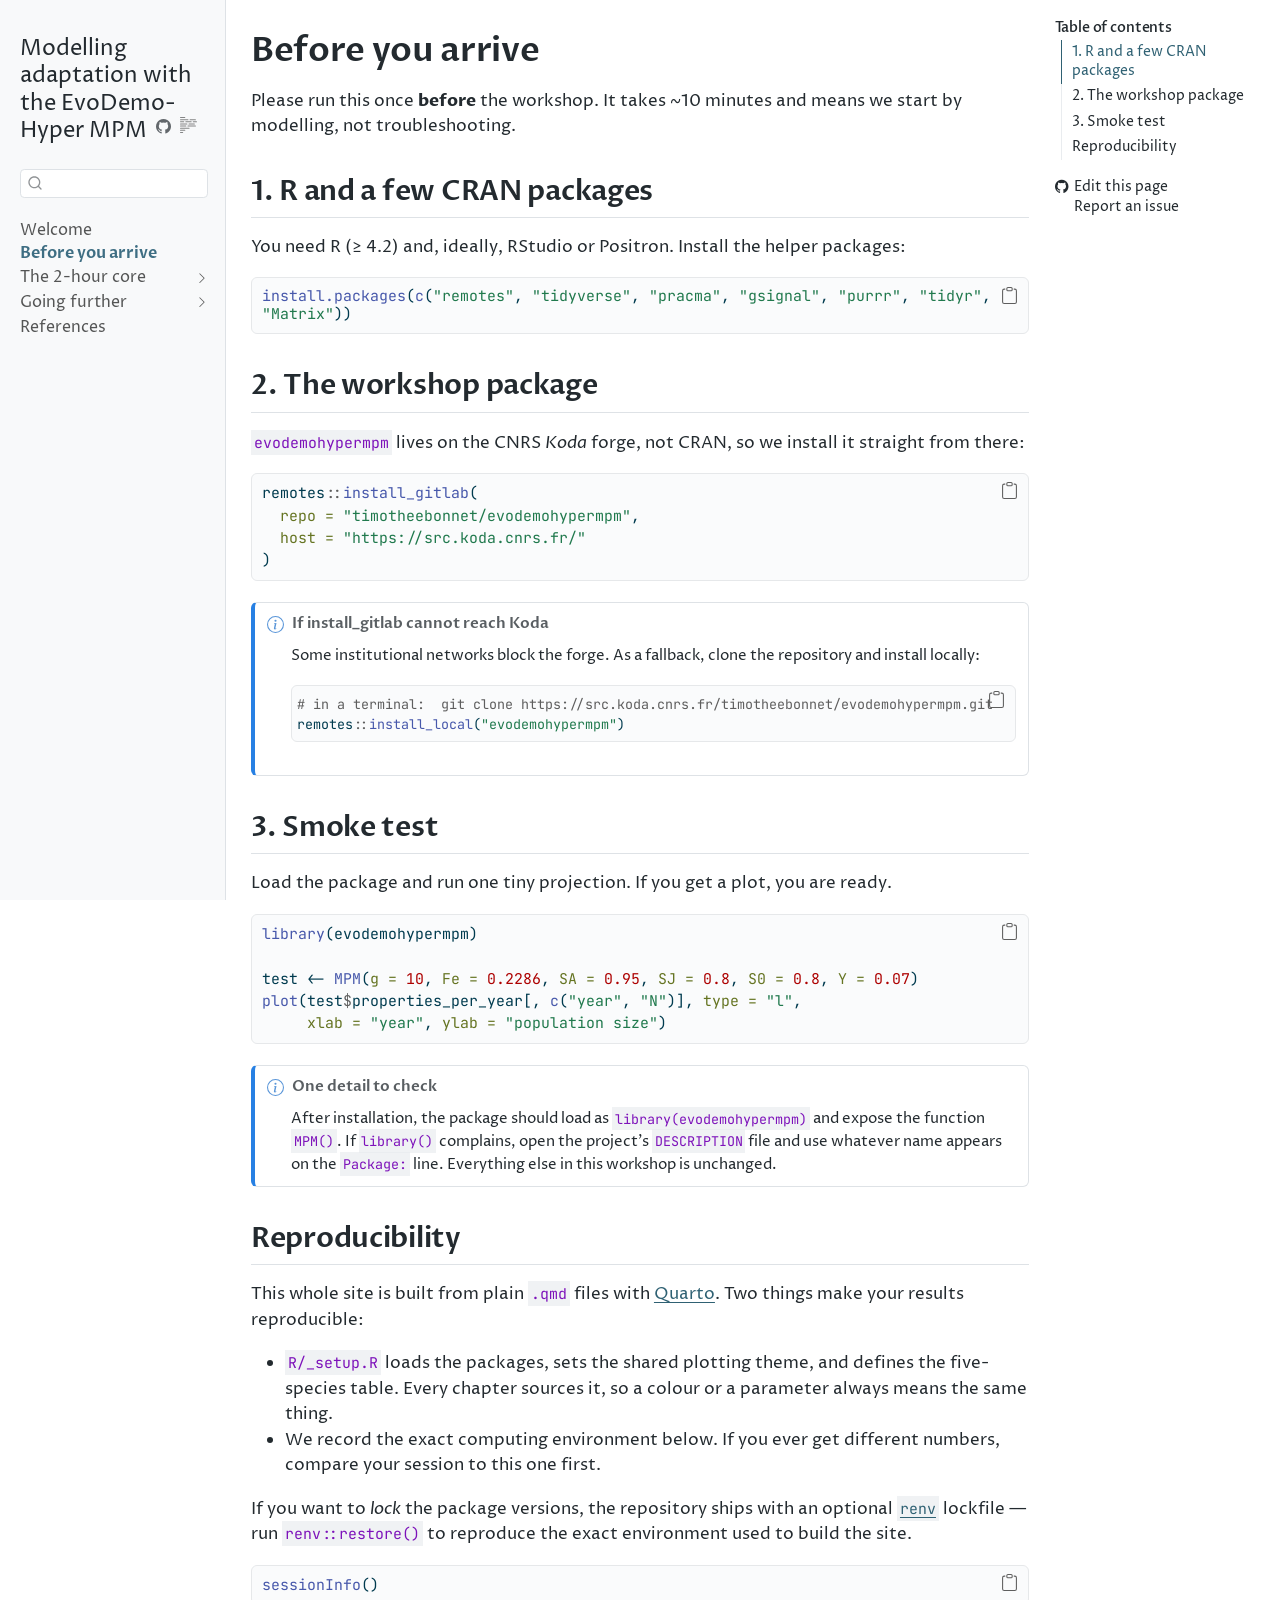
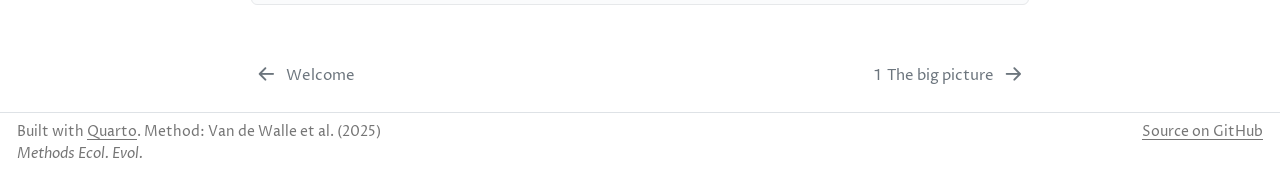
<file: setup.html>
<!DOCTYPE html>
<html xmlns="http://www.w3.org/1999/xhtml" lang="en" xml:lang="en"><head>

<meta charset="utf-8">
<meta name="generator" content="quarto-1.9.38">

<meta name="viewport" content="width=device-width, initial-scale=1.0, user-scalable=yes">


<title>Before you arrive – Modelling adaptation with the EvoDemo-Hyper MPM</title>
<style>
/* Default styles provided by pandoc.
** See https://pandoc.org/MANUAL.html#variables-for-html for config info.
*/
code{white-space: pre-wrap;}
span.smallcaps{font-variant: small-caps;}
div.columns{display: flex; gap: min(4vw, 1.5em);}
div.column{flex: auto; overflow-x: auto;}
div.hanging-indent{margin-left: 1.5em; text-indent: -1.5em;}
ul.task-list{list-style: none;}
ul.task-list li input[type="checkbox"] {
  width: 0.8em;
  margin: 0 0.8em 0.2em -1em; /* quarto-specific, see https://github.com/quarto-dev/quarto-cli/issues/4556 */ 
  vertical-align: middle;
}
/* CSS for syntax highlighting */
html { -webkit-text-size-adjust: 100%; }
pre > code.sourceCode { white-space: pre; position: relative; }
pre > code.sourceCode > span { display: inline-block; line-height: 1.25; }
pre > code.sourceCode > span:empty { height: 1.2em; }
.sourceCode { overflow: visible; }
code.sourceCode > span { color: inherit; text-decoration: inherit; }
div.sourceCode { margin: 1em 0; }
pre.sourceCode { margin: 0; }
@media screen {
div.sourceCode { overflow: auto; }
}
@media print {
pre > code.sourceCode { white-space: pre-wrap; }
pre > code.sourceCode > span { text-indent: -5em; padding-left: 5em; }
}
pre.numberSource code
  { counter-reset: source-line 0; }
pre.numberSource code > span
  { position: relative; left: -4em; counter-increment: source-line; }
pre.numberSource code > span > a:first-child::before
  { content: counter(source-line);
    position: relative; left: -1em; text-align: right; vertical-align: baseline;
    border: none; display: inline-block;
    -webkit-touch-callout: none; -webkit-user-select: none;
    -khtml-user-select: none; -moz-user-select: none;
    -ms-user-select: none; user-select: none;
    padding: 0 4px; width: 4em;
  }
pre.numberSource { margin-left: 3em;  padding-left: 4px; }
div.sourceCode
  {   }
@media screen {
pre > code.sourceCode > span > a:first-child::before { text-decoration: underline; }
}
</style>


<script src="site_libs/quarto-nav/quarto-nav.js"></script>
<script src="site_libs/quarto-nav/headroom.min.js"></script>
<script src="site_libs/clipboard/clipboard.min.js"></script>
<script src="site_libs/quarto-search/autocomplete.umd.js"></script>
<script src="site_libs/quarto-search/fuse.min.js"></script>
<script src="site_libs/quarto-search/quarto-search.js"></script>
<meta name="quarto:offset" content="./">
<link href="./01-big-picture.html" rel="next">
<link href="./index.html" rel="prev">
<script src="site_libs/quarto-html/quarto.js" type="module"></script>
<script src="site_libs/quarto-html/tabsets/tabsets.js" type="module"></script>
<script src="site_libs/quarto-html/popper.min.js"></script>
<script src="site_libs/quarto-html/tippy.umd.min.js"></script>
<script src="site_libs/quarto-html/anchor.min.js"></script>
<link href="site_libs/quarto-html/tippy.css" rel="stylesheet">
<link href="site_libs/quarto-html/quarto-syntax-highlighting-1138d466cb3842e747c5d9dd6b6db828.css" rel="stylesheet" id="quarto-text-highlighting-styles">
<script src="site_libs/bootstrap/bootstrap.min.js"></script>
<link href="site_libs/bootstrap/bootstrap-icons.css" rel="stylesheet">
<link href="site_libs/bootstrap/bootstrap-f058877861d3a63881fbd55b6d31f778.min.css" rel="stylesheet" append-hash="true" id="quarto-bootstrap" data-mode="light">
<script id="quarto-search-options" type="application/json">{
  "location": "sidebar",
  "copy-button": false,
  "collapse-after": 3,
  "panel-placement": "start",
  "type": "textbox",
  "limit": 50,
  "keyboard-shortcut": [
    "f",
    "/",
    "s"
  ],
  "show-item-context": false,
  "language": {
    "search-no-results-text": "No results",
    "search-matching-documents-text": "matching documents",
    "search-copy-link-title": "Copy link to search",
    "search-hide-matches-text": "Hide additional matches",
    "search-more-match-text": "more match in this document",
    "search-more-matches-text": "more matches in this document",
    "search-clear-button-title": "Clear",
    "search-text-placeholder": "",
    "search-detached-cancel-button-title": "Cancel",
    "search-submit-button-title": "Submit",
    "search-label": "Search"
  }
}</script>


</head>

<body class="nav-sidebar docked quarto-light">

<div id="quarto-search-results"></div>
  <header id="quarto-header" class="headroom fixed-top">
  <nav class="quarto-secondary-nav">
    <div class="container-fluid d-flex">
      <button type="button" class="quarto-btn-toggle btn" data-bs-toggle="collapse" role="button" data-bs-target=".quarto-sidebar-collapse-item" aria-controls="quarto-sidebar" aria-expanded="false" aria-label="Toggle sidebar navigation" onclick="if (window.quartoToggleHeadroom) { window.quartoToggleHeadroom(); }">
        <i class="bi bi-layout-text-sidebar-reverse"></i>
      </button>
        <nav class="quarto-page-breadcrumbs" aria-label="breadcrumb"><ol class="breadcrumb"><li class="breadcrumb-item"><a href="./setup.html">Before you arrive</a></li></ol></nav>
        <a class="flex-grow-1" role="navigation" data-bs-toggle="collapse" data-bs-target=".quarto-sidebar-collapse-item" aria-controls="quarto-sidebar" aria-expanded="false" aria-label="Toggle sidebar navigation" onclick="if (window.quartoToggleHeadroom) { window.quartoToggleHeadroom(); }">      
        </a>
      <button type="button" class="btn quarto-search-button" aria-label="Search" onclick="window.quartoOpenSearch();">
        <i class="bi bi-search"></i>
      </button>
    </div>
  </nav>
</header>
<!-- content -->
<div id="quarto-content" class="quarto-container page-columns page-rows-contents page-layout-article">
<!-- sidebar -->
  <nav id="quarto-sidebar" class="sidebar collapse collapse-horizontal quarto-sidebar-collapse-item sidebar-navigation docked overflow-auto">
    <div class="pt-lg-2 mt-2 text-left sidebar-header">
    <div class="sidebar-title mb-0 py-0">
      <a href="./">Modelling adaptation with the EvoDemo-Hyper MPM</a> 
        <div class="sidebar-tools-main">
    <a href="https://github.com/USERNAME/evodemo-workshop" title="Source Code" class="quarto-navigation-tool px-1" aria-label="Source Code"><i class="bi bi-github"></i></a>
  <a href="" class="quarto-reader-toggle quarto-navigation-tool px-1" onclick="window.quartoToggleReader(); return false;" title="Toggle reader mode">
  <div class="quarto-reader-toggle-btn">
  <i class="bi"></i>
  </div>
</a>
</div>
    </div>
      </div>
        <div class="mt-2 flex-shrink-0 align-items-center">
        <div class="sidebar-search">
        <div id="quarto-search" class="" title="Search"></div>
        </div>
        </div>
    <div class="sidebar-menu-container"> 
    <ul class="list-unstyled mt-1">
        <li class="sidebar-item">
  <div class="sidebar-item-container"> 
  <a href="./index.html" class="sidebar-item-text sidebar-link">
 <span class="menu-text">Welcome</span></a>
  </div>
</li>
        <li class="sidebar-item">
  <div class="sidebar-item-container"> 
  <a href="./setup.html" class="sidebar-item-text sidebar-link active">
 <span class="menu-text">Before you arrive</span></a>
  </div>
</li>
        <li class="sidebar-item sidebar-item-section">
      <div class="sidebar-item-container"> 
            <a class="sidebar-item-text sidebar-link text-start collapsed" data-bs-toggle="collapse" data-bs-target="#quarto-sidebar-section-1" role="navigation" aria-expanded="false">
 <span class="menu-text">The 2-hour core</span></a>
          <a class="sidebar-item-toggle text-start collapsed" data-bs-toggle="collapse" data-bs-target="#quarto-sidebar-section-1" role="navigation" aria-expanded="false" aria-label="Toggle section">
            <i class="bi bi-chevron-right ms-2"></i>
          </a> 
      </div>
      <ul id="quarto-sidebar-section-1" class="collapse list-unstyled sidebar-section depth1 ">  
          <li class="sidebar-item">
  <div class="sidebar-item-container"> 
  <a href="./01-big-picture.html" class="sidebar-item-text sidebar-link">
 <span class="menu-text"><span class="chapter-number">1</span>&nbsp; <span class="chapter-title">The big picture</span></span></a>
  </div>
</li>
          <li class="sidebar-item">
  <div class="sidebar-item-container"> 
  <a href="./02-first-model.html" class="sidebar-item-text sidebar-link">
 <span class="menu-text"><span class="chapter-number">2</span>&nbsp; <span class="chapter-title">Your first model</span></span></a>
  </div>
</li>
          <li class="sidebar-item">
  <div class="sidebar-item-container"> 
  <a href="./03-selection-scenarios.html" class="sidebar-item-text sidebar-link">
 <span class="menu-text"><span class="chapter-number">3</span>&nbsp; <span class="chapter-title">Selection scenarios</span></span></a>
  </div>
</li>
          <li class="sidebar-item">
  <div class="sidebar-item-container"> 
  <a href="./04-slow-fast.html" class="sidebar-item-text sidebar-link">
 <span class="menu-text"><span class="chapter-number">4</span>&nbsp; <span class="chapter-title">The slow–fast continuum</span></span></a>
  </div>
</li>
      </ul>
  </li>
        <li class="sidebar-item sidebar-item-section">
      <div class="sidebar-item-container"> 
            <a class="sidebar-item-text sidebar-link text-start collapsed" data-bs-toggle="collapse" data-bs-target="#quarto-sidebar-section-2" role="navigation" aria-expanded="false">
 <span class="menu-text">Going further</span></a>
          <a class="sidebar-item-toggle text-start collapsed" data-bs-toggle="collapse" data-bs-target="#quarto-sidebar-section-2" role="navigation" aria-expanded="false" aria-label="Toggle section">
            <i class="bi bi-chevron-right ms-2"></i>
          </a> 
      </div>
      <ul id="quarto-sidebar-section-2" class="collapse list-unstyled sidebar-section depth1 ">  
          <li class="sidebar-item">
  <div class="sidebar-item-container"> 
  <a href="./05-under-the-hood.html" class="sidebar-item-text sidebar-link">
 <span class="menu-text"><span class="chapter-number">5</span>&nbsp; <span class="chapter-title">Under the hood</span></span></a>
  </div>
</li>
          <li class="sidebar-item">
  <div class="sidebar-item-container"> 
  <a href="./06-export-and-extend.html" class="sidebar-item-text sidebar-link">
 <span class="menu-text"><span class="chapter-number">6</span>&nbsp; <span class="chapter-title">Export &amp; extend</span></span></a>
  </div>
</li>
      </ul>
  </li>
        <li class="sidebar-item">
  <div class="sidebar-item-container"> 
  <a href="./references.html" class="sidebar-item-text sidebar-link">
 <span class="menu-text">References</span></a>
  </div>
</li>
    </ul>
    </div>
</nav>
<div id="quarto-sidebar-glass" class="quarto-sidebar-collapse-item" data-bs-toggle="collapse" data-bs-target=".quarto-sidebar-collapse-item"></div>
<!-- margin-sidebar -->
    <div id="quarto-margin-sidebar" class="sidebar margin-sidebar">
        <nav id="TOC" role="doc-toc" class="toc-active">
    <h2 id="toc-title">Table of contents</h2>
   
  <ul>
  <li><a href="#r-and-a-few-cran-packages" id="toc-r-and-a-few-cran-packages" class="nav-link active" data-scroll-target="#r-and-a-few-cran-packages">1. R and a few CRAN packages</a></li>
  <li><a href="#the-workshop-package" id="toc-the-workshop-package" class="nav-link" data-scroll-target="#the-workshop-package">2. The workshop package</a></li>
  <li><a href="#smoke-test" id="toc-smoke-test" class="nav-link" data-scroll-target="#smoke-test">3. Smoke test</a></li>
  <li><a href="#reproducibility" id="toc-reproducibility" class="nav-link" data-scroll-target="#reproducibility">Reproducibility</a></li>
  </ul>
<div class="toc-actions"><ul><li><a href="https://github.com/USERNAME/evodemo-workshop/edit/main/setup.qmd" class="toc-action"><i class="bi bi-github"></i>Edit this page</a></li><li><a href="https://github.com/USERNAME/evodemo-workshop/issues/new" class="toc-action"><i class="bi empty"></i>Report an issue</a></li></ul></div></nav>
    </div>
<!-- main -->
<main class="content" id="quarto-document-content">

<header id="title-block-header" class="quarto-title-block default">
<div class="quarto-title">
<h1 class="title">Before you arrive</h1>
</div>



<div class="quarto-title-meta">

    
  
    
  </div>
  


</header>


<p>Please run this once <strong>before</strong> the workshop. It takes ~10 minutes and means we start by modelling, not troubleshooting.</p>
<section id="r-and-a-few-cran-packages" class="level2">
<h2 class="anchored" data-anchor-id="r-and-a-few-cran-packages">1. R and a few CRAN packages</h2>
<p>You need R (≥ 4.2) and, ideally, RStudio or Positron. Install the helper packages:</p>
<div class="cell">
<div class="code-copy-outer-scaffold"><div class="sourceCode cell-code" id="cb1"><pre class="sourceCode r code-with-copy"><code class="sourceCode r"><span id="cb1-1"><a href="#cb1-1" aria-hidden="true" tabindex="-1"></a><span class="fu">install.packages</span>(<span class="fu">c</span>(<span class="st">"remotes"</span>, <span class="st">"tidyverse"</span>, <span class="st">"pracma"</span>, <span class="st">"gsignal"</span>, <span class="st">"purrr"</span>, <span class="st">"tidyr"</span>, <span class="st">"Matrix"</span>))</span></code></pre></div><button title="Copy to Clipboard" class="code-copy-button"><i class="bi"></i></button></div>
</div>
</section>
<section id="the-workshop-package" class="level2">
<h2 class="anchored" data-anchor-id="the-workshop-package">2. The workshop package</h2>
<p><code>evodemohypermpm</code> lives on the CNRS <em>Koda</em> forge, not CRAN, so we install it straight from there:</p>
<div class="cell">
<div class="code-copy-outer-scaffold"><div class="sourceCode cell-code" id="cb2"><pre class="sourceCode r code-with-copy"><code class="sourceCode r"><span id="cb2-1"><a href="#cb2-1" aria-hidden="true" tabindex="-1"></a>remotes<span class="sc">::</span><span class="fu">install_gitlab</span>(</span>
<span id="cb2-2"><a href="#cb2-2" aria-hidden="true" tabindex="-1"></a>  <span class="at">repo =</span> <span class="st">"timotheebonnet/evodemohypermpm"</span>,</span>
<span id="cb2-3"><a href="#cb2-3" aria-hidden="true" tabindex="-1"></a>  <span class="at">host =</span> <span class="st">"https://src.koda.cnrs.fr/"</span></span>
<span id="cb2-4"><a href="#cb2-4" aria-hidden="true" tabindex="-1"></a>)</span></code></pre></div><button title="Copy to Clipboard" class="code-copy-button"><i class="bi"></i></button></div>
</div>
<div class="callout callout-style-simple callout-note callout-titled" title="If install_gitlab cannot reach Koda">
<div class="callout-header d-flex align-content-center">
<div class="callout-icon-container">
<i class="callout-icon"></i>
</div>
<div class="callout-title-container flex-fill">
<span class="screen-reader-only">Note</span>If install_gitlab cannot reach Koda
</div>
</div>
<div class="callout-body-container callout-body">
<p>Some institutional networks block the forge. As a fallback, clone the repository and install locally:</p>
<div class="cell">
<div class="code-copy-outer-scaffold"><div class="sourceCode cell-code" id="cb3"><pre class="sourceCode r code-with-copy"><code class="sourceCode r"><span id="cb3-1"><a href="#cb3-1" aria-hidden="true" tabindex="-1"></a><span class="co"># in a terminal:  git clone https://src.koda.cnrs.fr/timotheebonnet/evodemohypermpm.git</span></span>
<span id="cb3-2"><a href="#cb3-2" aria-hidden="true" tabindex="-1"></a>remotes<span class="sc">::</span><span class="fu">install_local</span>(<span class="st">"evodemohypermpm"</span>)</span></code></pre></div><button title="Copy to Clipboard" class="code-copy-button"><i class="bi"></i></button></div>
</div>
</div>
</div>
</section>
<section id="smoke-test" class="level2">
<h2 class="anchored" data-anchor-id="smoke-test">3. Smoke test</h2>
<p>Load the package and run one tiny projection. If you get a plot, you are ready.</p>
<div class="cell">
<div class="code-copy-outer-scaffold"><div class="sourceCode cell-code" id="cb4"><pre class="sourceCode r code-with-copy"><code class="sourceCode r"><span id="cb4-1"><a href="#cb4-1" aria-hidden="true" tabindex="-1"></a><span class="fu">library</span>(evodemohypermpm)</span>
<span id="cb4-2"><a href="#cb4-2" aria-hidden="true" tabindex="-1"></a></span>
<span id="cb4-3"><a href="#cb4-3" aria-hidden="true" tabindex="-1"></a>test <span class="ot">&lt;-</span> <span class="fu">MPM</span>(<span class="at">g =</span> <span class="dv">10</span>, <span class="at">Fe =</span> <span class="fl">0.2286</span>, <span class="at">SA =</span> <span class="fl">0.95</span>, <span class="at">SJ =</span> <span class="fl">0.8</span>, <span class="at">S0 =</span> <span class="fl">0.8</span>, <span class="at">Y =</span> <span class="fl">0.07</span>)</span>
<span id="cb4-4"><a href="#cb4-4" aria-hidden="true" tabindex="-1"></a><span class="fu">plot</span>(test<span class="sc">$</span>properties_per_year[, <span class="fu">c</span>(<span class="st">"year"</span>, <span class="st">"N"</span>)], <span class="at">type =</span> <span class="st">"l"</span>,</span>
<span id="cb4-5"><a href="#cb4-5" aria-hidden="true" tabindex="-1"></a>     <span class="at">xlab =</span> <span class="st">"year"</span>, <span class="at">ylab =</span> <span class="st">"population size"</span>)</span></code></pre></div><button title="Copy to Clipboard" class="code-copy-button"><i class="bi"></i></button></div>
</div>
<div class="callout callout-style-simple callout-note callout-titled" title="One detail to check">
<div class="callout-header d-flex align-content-center">
<div class="callout-icon-container">
<i class="callout-icon"></i>
</div>
<div class="callout-title-container flex-fill">
<span class="screen-reader-only">Note</span>One detail to check
</div>
</div>
<div class="callout-body-container callout-body">
<p>After installation, the package should load as <code>library(evodemohypermpm)</code> and expose the function <code>MPM()</code>. If <code>library()</code> complains, open the project’s <code>DESCRIPTION</code> file and use whatever name appears on the <code>Package:</code> line. Everything else in this workshop is unchanged.</p>
</div>
</div>
</section>
<section id="reproducibility" class="level2">
<h2 class="anchored" data-anchor-id="reproducibility">Reproducibility</h2>
<p>This whole site is built from plain <code>.qmd</code> files with <a href="https://quarto.org">Quarto</a>. Two things make your results reproducible:</p>
<ul>
<li><strong><code>R/_setup.R</code></strong> loads the packages, sets the shared plotting theme, and defines the five-species table. Every chapter sources it, so a colour or a parameter always means the same thing.</li>
<li>We record the exact computing environment below. If you ever get different numbers, compare your session to this one first.</li>
</ul>
<p>If you want to <em>lock</em> the package versions, the repository ships with an optional <a href="https://rstudio.github.io/renv/"><code>renv</code></a> lockfile — run <code>renv::restore()</code> to reproduce the exact environment used to build the site.</p>
<div class="cell">
<div class="code-copy-outer-scaffold"><div class="sourceCode cell-code" id="cb5"><pre class="sourceCode r code-with-copy"><code class="sourceCode r"><span id="cb5-1"><a href="#cb5-1" aria-hidden="true" tabindex="-1"></a><span class="fu">sessionInfo</span>()</span></code></pre></div><button title="Copy to Clipboard" class="code-copy-button"><i class="bi"></i></button></div>
</div>


</section>

</main> <!-- /main -->
<script id="quarto-html-after-body" type="application/javascript">
  window.document.addEventListener("DOMContentLoaded", function (event) {
    const icon = "";
    const anchorJS = new window.AnchorJS();
    anchorJS.options = {
      placement: 'right',
      icon: icon
    };
    anchorJS.add('.anchored');
    const isCodeAnnotation = (el) => {
      for (const clz of el.classList) {
        if (clz.startsWith('code-annotation-')) {                     
          return true;
        }
      }
      return false;
    }
    const onCopySuccess = function(e) {
      // button target
      const button = e.trigger;
      // don't keep focus
      button.blur();
      // flash "checked"
      button.classList.add('code-copy-button-checked');
      var currentTitle = button.getAttribute("title");
      button.setAttribute("title", "Copied!");
      let tooltip;
      if (window.bootstrap) {
        button.setAttribute("data-bs-toggle", "tooltip");
        button.setAttribute("data-bs-placement", "left");
        button.setAttribute("data-bs-title", "Copied!");
        tooltip = new bootstrap.Tooltip(button, 
          { trigger: "manual", 
            customClass: "code-copy-button-tooltip",
            offset: [0, -8]});
        tooltip.show();    
      }
      setTimeout(function() {
        if (tooltip) {
          tooltip.hide();
          button.removeAttribute("data-bs-title");
          button.removeAttribute("data-bs-toggle");
          button.removeAttribute("data-bs-placement");
        }
        button.setAttribute("title", currentTitle);
        button.classList.remove('code-copy-button-checked');
      }, 1000);
      // clear code selection
      e.clearSelection();
    }
    const getTextToCopy = function(trigger) {
      const outerScaffold = trigger.parentElement.cloneNode(true);
      const codeEl = outerScaffold.querySelector('code');
      for (const childEl of codeEl.children) {
        if (isCodeAnnotation(childEl)) {
          childEl.remove();
        }
      }
      return codeEl.innerText;
    }
    const clipboard = new window.ClipboardJS('.code-copy-button:not([data-in-quarto-modal])', {
      text: getTextToCopy
    });
    clipboard.on('success', onCopySuccess);
    if (window.document.getElementById('quarto-embedded-source-code-modal')) {
      const clipboardModal = new window.ClipboardJS('.code-copy-button[data-in-quarto-modal]', {
        text: getTextToCopy,
        container: window.document.getElementById('quarto-embedded-source-code-modal')
      });
      clipboardModal.on('success', onCopySuccess);
    }
      var localhostRegex = new RegExp(/^(?:http|https):\/\/localhost\:?[0-9]*\//);
      var mailtoRegex = new RegExp(/^mailto:/);
        var filterRegex = new RegExp('/' + window.location.host + '/');
      var isInternal = (href) => {
          return filterRegex.test(href) || localhostRegex.test(href) || mailtoRegex.test(href);
      }
      // Inspect non-navigation links and adorn them if external
     var links = window.document.querySelectorAll('a[href]:not(.nav-link):not(.navbar-brand):not(.toc-action):not(.sidebar-link):not(.sidebar-item-toggle):not(.pagination-link):not(.no-external):not([aria-hidden]):not(.dropdown-item):not(.quarto-navigation-tool):not(.about-link)');
      for (var i=0; i<links.length; i++) {
        const link = links[i];
        if (!isInternal(link.href)) {
          // undo the damage that might have been done by quarto-nav.js in the case of
          // links that we want to consider external
          if (link.dataset.originalHref !== undefined) {
            link.href = link.dataset.originalHref;
          }
        }
      }
    function tippyHover(el, contentFn, onTriggerFn, onUntriggerFn) {
      const config = {
        allowHTML: true,
        maxWidth: 500,
        delay: 100,
        arrow: false,
        appendTo: function(el) {
            return el.parentElement;
        },
        interactive: true,
        interactiveBorder: 10,
        theme: 'quarto',
        placement: 'bottom-start',
      };
      if (contentFn) {
        config.content = contentFn;
      }
      if (onTriggerFn) {
        config.onTrigger = onTriggerFn;
      }
      if (onUntriggerFn) {
        config.onUntrigger = onUntriggerFn;
      }
      window.tippy(el, config); 
    }
    const noterefs = window.document.querySelectorAll('a[role="doc-noteref"]');
    for (var i=0; i<noterefs.length; i++) {
      const ref = noterefs[i];
      tippyHover(ref, function() {
        // use id or data attribute instead here
        let href = ref.getAttribute('data-footnote-href') || ref.getAttribute('href');
        try { href = new URL(href).hash; } catch {}
        const id = href.replace(/^#\/?/, "");
        const note = window.document.getElementById(id);
        if (note) {
          return note.innerHTML;
        } else {
          return "";
        }
      });
    }
    const xrefs = window.document.querySelectorAll('a.quarto-xref');
    const processXRef = (id, note) => {
      // Strip column container classes
      const stripColumnClz = (el) => {
        el.classList.remove("page-full", "page-columns");
        if (el.children) {
          for (const child of el.children) {
            stripColumnClz(child);
          }
        }
      }
      stripColumnClz(note)
      if (id === null || id.startsWith('sec-')) {
        // Special case sections, only their first couple elements
        const container = document.createElement("div");
        if (note.children && note.children.length > 2) {
          container.appendChild(note.children[0].cloneNode(true));
          for (let i = 1; i < note.children.length; i++) {
            const child = note.children[i];
            if (child.tagName === "P" && child.innerText === "") {
              continue;
            } else {
              container.appendChild(child.cloneNode(true));
              break;
            }
          }
          if (window.Quarto?.typesetMath) {
            window.Quarto.typesetMath(container);
          }
          return container.innerHTML
        } else {
          if (window.Quarto?.typesetMath) {
            window.Quarto.typesetMath(note);
          }
          return note.innerHTML;
        }
      } else {
        // Remove any anchor links if they are present
        const anchorLink = note.querySelector('a.anchorjs-link');
        if (anchorLink) {
          anchorLink.remove();
        }
        if (window.Quarto?.typesetMath) {
          window.Quarto.typesetMath(note);
        }
        if (note.classList.contains("callout")) {
          return note.outerHTML;
        } else {
          return note.innerHTML;
        }
      }
    }
    for (var i=0; i<xrefs.length; i++) {
      const xref = xrefs[i];
      tippyHover(xref, undefined, function(instance) {
        instance.disable();
        let url = xref.getAttribute('href');
        let hash = undefined; 
        if (url.startsWith('#')) {
          hash = url;
        } else {
          try { hash = new URL(url).hash; } catch {}
        }
        if (hash) {
          const id = hash.replace(/^#\/?/, "");
          const note = window.document.getElementById(id);
          if (note !== null) {
            try {
              const html = processXRef(id, note.cloneNode(true));
              instance.setContent(html);
            } finally {
              instance.enable();
              instance.show();
            }
          } else {
            // See if we can fetch this
            fetch(url.split('#')[0])
            .then(res => res.text())
            .then(html => {
              const parser = new DOMParser();
              const htmlDoc = parser.parseFromString(html, "text/html");
              const note = htmlDoc.getElementById(id);
              if (note !== null) {
                const html = processXRef(id, note);
                instance.setContent(html);
              } 
            }).finally(() => {
              instance.enable();
              instance.show();
            });
          }
        } else {
          // See if we can fetch a full url (with no hash to target)
          // This is a special case and we should probably do some content thinning / targeting
          fetch(url)
          .then(res => res.text())
          .then(html => {
            const parser = new DOMParser();
            const htmlDoc = parser.parseFromString(html, "text/html");
            const note = htmlDoc.querySelector('main.content');
            if (note !== null) {
              // This should only happen for chapter cross references
              // (since there is no id in the URL)
              // remove the first header
              if (note.children.length > 0 && note.children[0].tagName === "HEADER") {
                note.children[0].remove();
              }
              const html = processXRef(null, note);
              instance.setContent(html);
            } 
          }).finally(() => {
            instance.enable();
            instance.show();
          });
        }
      }, function(instance) {
      });
    }
        let selectedAnnoteEl;
        const selectorForAnnotation = ( cell, annotation) => {
          let cellAttr = 'data-code-cell="' + cell + '"';
          let lineAttr = 'data-code-annotation="' +  annotation + '"';
          const selector = 'span[' + cellAttr + '][' + lineAttr + ']';
          return selector;
        }
        const selectCodeLines = (annoteEl) => {
          const doc = window.document;
          const targetCell = annoteEl.getAttribute("data-target-cell");
          const targetAnnotation = annoteEl.getAttribute("data-target-annotation");
          const annoteSpan = window.document.querySelector(selectorForAnnotation(targetCell, targetAnnotation));
          const lines = annoteSpan.getAttribute("data-code-lines").split(",");
          const lineIds = lines.map((line) => {
            return targetCell + "-" + line;
          })
          let top = null;
          let height = null;
          let parent = null;
          if (lineIds.length > 0) {
              //compute the position of the single el (top and bottom and make a div)
              const el = window.document.getElementById(lineIds[0]);
              top = el.offsetTop;
              height = el.offsetHeight;
              parent = el.parentElement.parentElement;
            if (lineIds.length > 1) {
              const lastEl = window.document.getElementById(lineIds[lineIds.length - 1]);
              const bottom = lastEl.offsetTop + lastEl.offsetHeight;
              height = bottom - top;
            }
            if (top !== null && height !== null && parent !== null) {
              // cook up a div (if necessary) and position it 
              let div = window.document.getElementById("code-annotation-line-highlight");
              if (div === null) {
                div = window.document.createElement("div");
                div.setAttribute("id", "code-annotation-line-highlight");
                div.style.position = 'absolute';
                parent.appendChild(div);
              }
              div.style.top = top - 2 + "px";
              div.style.height = height + 4 + "px";
              div.style.left = 0;
              let gutterDiv = window.document.getElementById("code-annotation-line-highlight-gutter");
              if (gutterDiv === null) {
                gutterDiv = window.document.createElement("div");
                gutterDiv.setAttribute("id", "code-annotation-line-highlight-gutter");
                gutterDiv.style.position = 'absolute';
                const codeCell = window.document.getElementById(targetCell);
                const gutter = codeCell.querySelector('.code-annotation-gutter');
                gutter.appendChild(gutterDiv);
              }
              gutterDiv.style.top = top - 2 + "px";
              gutterDiv.style.height = height + 4 + "px";
            }
            selectedAnnoteEl = annoteEl;
          }
        };
        const unselectCodeLines = () => {
          const elementsIds = ["code-annotation-line-highlight", "code-annotation-line-highlight-gutter"];
          elementsIds.forEach((elId) => {
            const div = window.document.getElementById(elId);
            if (div) {
              div.remove();
            }
          });
          selectedAnnoteEl = undefined;
        };
          // Handle positioning of the toggle
      window.addEventListener(
        "resize",
        throttle(() => {
          elRect = undefined;
          if (selectedAnnoteEl) {
            selectCodeLines(selectedAnnoteEl);
          }
        }, 10)
      );
      function throttle(fn, ms) {
      let throttle = false;
      let timer;
        return (...args) => {
          if(!throttle) { // first call gets through
              fn.apply(this, args);
              throttle = true;
          } else { // all the others get throttled
              if(timer) clearTimeout(timer); // cancel #2
              timer = setTimeout(() => {
                fn.apply(this, args);
                timer = throttle = false;
              }, ms);
          }
        };
      }
        // Attach click handler to the DT
        const annoteDls = window.document.querySelectorAll('dt[data-target-cell]');
        for (const annoteDlNode of annoteDls) {
          annoteDlNode.addEventListener('click', (event) => {
            const clickedEl = event.target;
            if (clickedEl !== selectedAnnoteEl) {
              unselectCodeLines();
              const activeEl = window.document.querySelector('dt[data-target-cell].code-annotation-active');
              if (activeEl) {
                activeEl.classList.remove('code-annotation-active');
              }
              selectCodeLines(clickedEl);
              clickedEl.classList.add('code-annotation-active');
            } else {
              // Unselect the line
              unselectCodeLines();
              clickedEl.classList.remove('code-annotation-active');
            }
          });
        }
    const findCites = (el) => {
      const parentEl = el.parentElement;
      if (parentEl) {
        const cites = parentEl.dataset.cites;
        if (cites) {
          return {
            el,
            cites: cites.split(' ')
          };
        } else {
          return findCites(el.parentElement)
        }
      } else {
        return undefined;
      }
    };
    var bibliorefs = window.document.querySelectorAll('a[role="doc-biblioref"]');
    for (var i=0; i<bibliorefs.length; i++) {
      const ref = bibliorefs[i];
      const citeInfo = findCites(ref);
      if (citeInfo) {
        tippyHover(citeInfo.el, function() {
          var popup = window.document.createElement('div');
          citeInfo.cites.forEach(function(cite) {
            var citeDiv = window.document.createElement('div');
            citeDiv.classList.add('hanging-indent');
            citeDiv.classList.add('csl-entry');
            var biblioDiv = window.document.getElementById('ref-' + cite);
            if (biblioDiv) {
              citeDiv.innerHTML = biblioDiv.innerHTML;
            }
            popup.appendChild(citeDiv);
          });
          return popup.innerHTML;
        });
      }
    }
  });
  </script>
<nav class="page-navigation">
  <div class="nav-page nav-page-previous">
      <a href="./index.html" class="pagination-link" aria-label="Welcome">
        <i class="bi bi-arrow-left-short"></i> <span class="nav-page-text">Welcome</span>
      </a>          
  </div>
  <div class="nav-page nav-page-next">
      <a href="./01-big-picture.html" class="pagination-link" aria-label="The big picture">
        <span class="nav-page-text"><span class="chapter-number">1</span>&nbsp; <span class="chapter-title">The big picture</span></span> <i class="bi bi-arrow-right-short"></i>
      </a>
  </div>
</nav>
</div> <!-- /content -->
<footer class="footer">
  <div class="nav-footer">
    <div class="nav-footer-left">
<p>Built with <a href="https://quarto.org">Quarto</a>. Method: Van de Walle et al.&nbsp;(2025) <em>Methods Ecol. Evol.</em></p>
</div>   
    <div class="nav-footer-center">
      &nbsp;
    <div class="toc-actions d-sm-block d-md-none"><ul><li><a href="https://github.com/USERNAME/evodemo-workshop/edit/main/setup.qmd" class="toc-action"><i class="bi bi-github"></i>Edit this page</a></li><li><a href="https://github.com/USERNAME/evodemo-workshop/issues/new" class="toc-action"><i class="bi empty"></i>Report an issue</a></li></ul></div></div>
    <div class="nav-footer-right">
<p><a href="https://github.com/USERNAME/evodemo-workshop">Source on GitHub</a></p>
</div>
  </div>
</footer>




</body></html>
</file>
<file: site_libs/quarto-html/tippy.css>
.tippy-box[data-animation=fade][data-state=hidden]{opacity:0}[data-tippy-root]{max-width:calc(100vw - 10px)}.tippy-box{position:relative;background-color:#333;color:#fff;border-radius:4px;font-size:14px;line-height:1.4;white-space:normal;outline:0;transition-property:transform,visibility,opacity}.tippy-box[data-placement^=top]>.tippy-arrow{bottom:0}.tippy-box[data-placement^=top]>.tippy-arrow:before{bottom:-7px;left:0;border-width:8px 8px 0;border-top-color:initial;transform-origin:center top}.tippy-box[data-placement^=bottom]>.tippy-arrow{top:0}.tippy-box[data-placement^=bottom]>.tippy-arrow:before{top:-7px;left:0;border-width:0 8px 8px;border-bottom-color:initial;transform-origin:center bottom}.tippy-box[data-placement^=left]>.tippy-arrow{right:0}.tippy-box[data-placement^=left]>.tippy-arrow:before{border-width:8px 0 8px 8px;border-left-color:initial;right:-7px;transform-origin:center left}.tippy-box[data-placement^=right]>.tippy-arrow{left:0}.tippy-box[data-placement^=right]>.tippy-arrow:before{left:-7px;border-width:8px 8px 8px 0;border-right-color:initial;transform-origin:center right}.tippy-box[data-inertia][data-state=visible]{transition-timing-function:cubic-bezier(.54,1.5,.38,1.11)}.tippy-arrow{width:16px;height:16px;color:#333}.tippy-arrow:before{content:"";position:absolute;border-color:transparent;border-style:solid}.tippy-content{position:relative;padding:5px 9px;z-index:1}
</file>
<file: site_libs/quarto-html/quarto-syntax-highlighting-1138d466cb3842e747c5d9dd6b6db828.css>
/* quarto syntax highlight colors */
:root {
  --quarto-hl-ot-color: #003B4F;
  --quarto-hl-at-color: #657422;
  --quarto-hl-ss-color: #20794D;
  --quarto-hl-an-color: #5E5E5E;
  --quarto-hl-fu-color: #4758AB;
  --quarto-hl-st-color: #20794D;
  --quarto-hl-cf-color: #003B4F;
  --quarto-hl-op-color: #5E5E5E;
  --quarto-hl-er-color: #AD0000;
  --quarto-hl-bn-color: #AD0000;
  --quarto-hl-al-color: #AD0000;
  --quarto-hl-va-color: #111111;
  --quarto-hl-bu-color: inherit;
  --quarto-hl-ex-color: inherit;
  --quarto-hl-pp-color: #AD0000;
  --quarto-hl-in-color: #5E5E5E;
  --quarto-hl-vs-color: #20794D;
  --quarto-hl-wa-color: #5E5E5E;
  --quarto-hl-do-color: #5E5E5E;
  --quarto-hl-im-color: #00769E;
  --quarto-hl-ch-color: #20794D;
  --quarto-hl-dt-color: #AD0000;
  --quarto-hl-fl-color: #AD0000;
  --quarto-hl-co-color: #5E5E5E;
  --quarto-hl-cv-color: #5E5E5E;
  --quarto-hl-cn-color: #8f5902;
  --quarto-hl-sc-color: #5E5E5E;
  --quarto-hl-dv-color: #AD0000;
  --quarto-hl-kw-color: #003B4F;
}

/* other quarto variables */
:root {
  --quarto-font-monospace: "JetBrains Mono", SFMono-Regular, Menlo, Consolas, monospace;
}

/* syntax highlight based on Pandoc's rules */
pre > code.sourceCode > span {
  color: #003B4F;
}

code.sourceCode > span {
  color: #003B4F;
}

div.sourceCode,
div.sourceCode pre.sourceCode {
  color: #003B4F;
}

/* Normal */
code span {
  color: #003B4F;
}

/* Alert */
code span.al {
  color: #AD0000;
  font-style: inherit;
}

/* Annotation */
code span.an {
  color: #5E5E5E;
  font-style: inherit;
}

/* Attribute */
code span.at {
  color: #657422;
  font-style: inherit;
}

/* BaseN */
code span.bn {
  color: #AD0000;
  font-style: inherit;
}

/* BuiltIn */
code span.bu {
  font-style: inherit;
}

/* ControlFlow */
code span.cf {
  color: #003B4F;
  font-weight: bold;
  font-style: inherit;
}

/* Char */
code span.ch {
  color: #20794D;
  font-style: inherit;
}

/* Constant */
code span.cn {
  color: #8f5902;
  font-style: inherit;
}

/* Comment */
code span.co {
  color: #5E5E5E;
  font-style: inherit;
}

/* CommentVar */
code span.cv {
  color: #5E5E5E;
  font-style: italic;
}

/* Documentation */
code span.do {
  color: #5E5E5E;
  font-style: italic;
}

/* DataType */
code span.dt {
  color: #AD0000;
  font-style: inherit;
}

/* DecVal */
code span.dv {
  color: #AD0000;
  font-style: inherit;
}

/* Error */
code span.er {
  color: #AD0000;
  font-style: inherit;
}

/* Extension */
code span.ex {
  font-style: inherit;
}

/* Float */
code span.fl {
  color: #AD0000;
  font-style: inherit;
}

/* Function */
code span.fu {
  color: #4758AB;
  font-style: inherit;
}

/* Import */
code span.im {
  color: #00769E;
  font-style: inherit;
}

/* Information */
code span.in {
  color: #5E5E5E;
  font-style: inherit;
}

/* Keyword */
code span.kw {
  color: #003B4F;
  font-weight: bold;
  font-style: inherit;
}

/* Operator */
code span.op {
  color: #5E5E5E;
  font-style: inherit;
}

/* Other */
code span.ot {
  color: #003B4F;
  font-style: inherit;
}

/* Preprocessor */
code span.pp {
  color: #AD0000;
  font-style: inherit;
}

/* SpecialChar */
code span.sc {
  color: #5E5E5E;
  font-style: inherit;
}

/* SpecialString */
code span.ss {
  color: #20794D;
  font-style: inherit;
}

/* String */
code span.st {
  color: #20794D;
  font-style: inherit;
}

/* Variable */
code span.va {
  color: #111111;
  font-style: inherit;
}

/* VerbatimString */
code span.vs {
  color: #20794D;
  font-style: inherit;
}

/* Warning */
code span.wa {
  color: #5E5E5E;
  font-style: italic;
}

.prevent-inlining {
  content: "</";
}

/*# sourceMappingURL=af102bfd50ae1507d435ca10f2bb2c2f.css.map */
</file>
